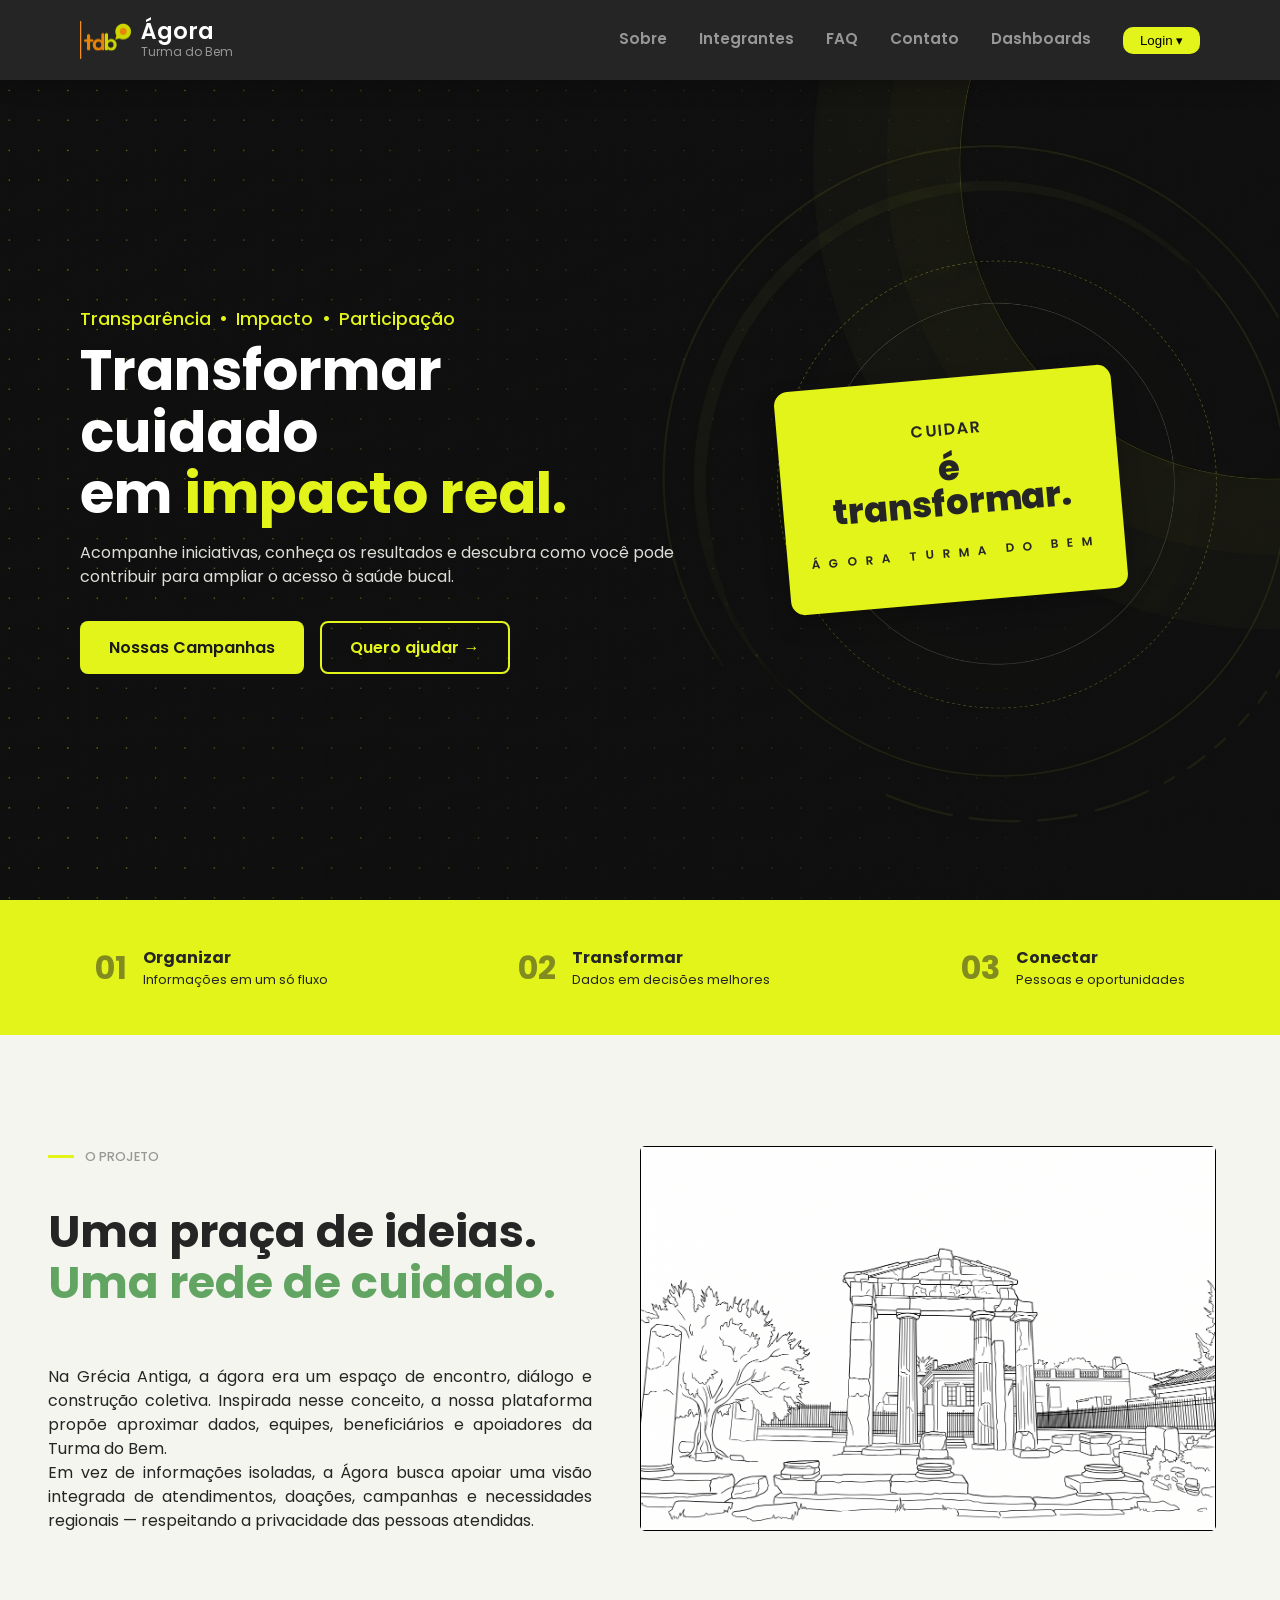
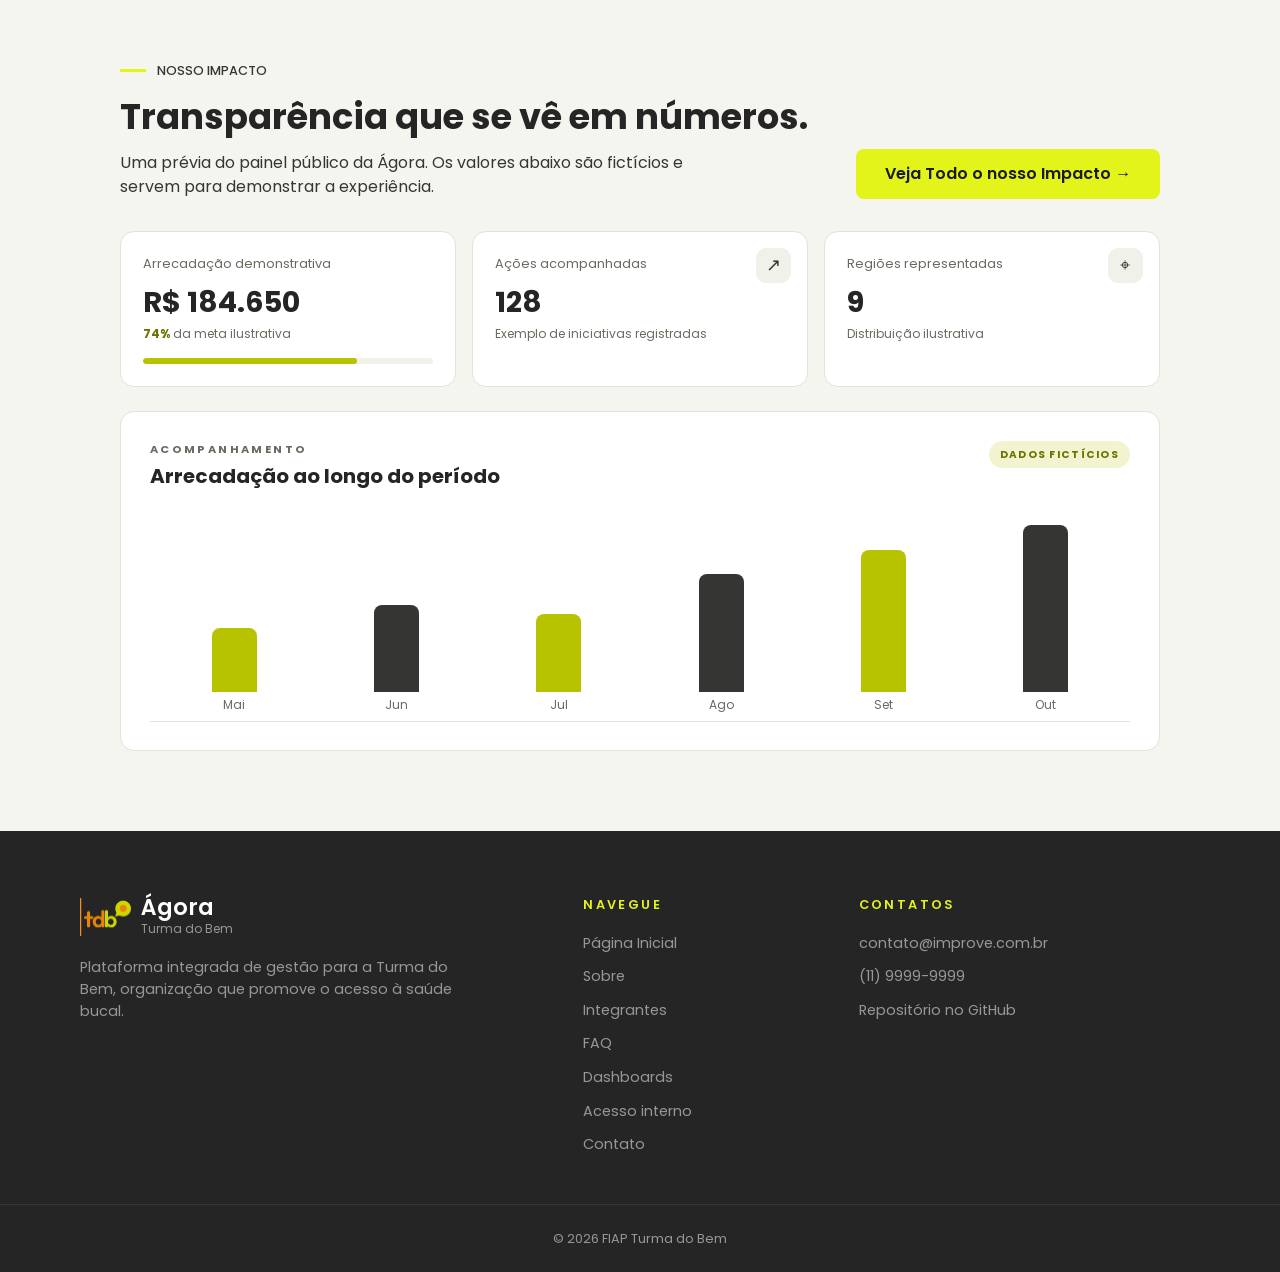
<file: index.html>
<!DOCTYPE html>
<html lang="pt-BR">
<head>
    <meta charset="UTF-8">
    <meta name="viewport" content="width=device-width, initial-scale=1.0">
    <link rel="preconnect" href="https://fonts.googleapis.com">
    <link rel="preconnect" href="https://fonts.gstatic.com" crossorigin>
    <link href="https://fonts.googleapis.com/css2?family=Poppins:wght@300;400;500;600;700&display=swap" rel="stylesheet">
    <link rel="stylesheet" href="css/style.css">
    <link rel="stylesheet" href="css/header-footer.css">
    <link rel="stylesheet" href="css/index.css">
    <link rel="stylesheet" href="css/dashboards.css">
    <script src="js/dashboards.js" defer></script>
    <title>Home</title>
    <script src="js/menu-login.js" defer></script>
</head>
<body>
    <header>
        <nav class="nav-container" aria-label="Navegação principal">
            <a href="index.html" id="container-logo">
                <img src="images/logo.png" alt="Logo Turma do Bem" class="imagem-tdb">
                <div>
                    <h3>Ágora</h3>
                    <p>Turma do Bem</p>
                </div>
            </a>

            <ul class="container-pages">
                <li><a href="pages/sobre.html">Sobre</a></li>
                <li><a href="pages/integrantes.html">Integrantes</a></li>
                <li><a href="pages/faq.html">FAQ</a></li>
                <li><a href="pages/contato.html">Contato</a></li>
                <li><a href="pages/dashboards.html">Dashboards</a></li>

                 <!-- Login Links -->

                <li class="login-menu">
                    <button type="button" class="btn-login" id="botao-login" aria-haspopup="true" aria-expanded="false" aria-controls="menu-login">Login <span aria-hidden="true">&#9662;</span></button>
                    <ul class="login-opcoes" id="menu-login" hidden>
                        <li><a href="pages/acesso-interno.html?perfil=beneficiario">Beneficiário</a></li>
                        <li><a href="pages/acesso-interno.html?perfil=colaborador">Colaborador</a></li>
                        <li><a href="pages/acesso-interno.html?perfil=doador">Doador</a></li>
                    </ul>
                </li>
            </ul>
        </nav>
    </header>

    <main>
        <section class="inicio-index">
            <div class="inicio-esquerda">
                <p class="tagline">Transparência • Impacto • Participação</p>
                <h1>Transformar cuidado <br>em <span>impacto real.</span></h1>
                <p class="descricao">Acompanhe iniciativas, conheça os resultados e descubra como você pode contribuir para ampliar o acesso à saúde bucal. </p>

                <div class="bnts">
                    <a href="pages/sobre.html" class="btn btn-primary">Nossas Campanhas</a>
                    <a href="pages/contato.html" class="btn btn-secondary">Quero ajudar &rarr;</a>
                </div>
            </div>

            <div class="inicio-direita">
                <span class="card-subtitle">CUIDAR</span>
                <p class="card-title">é <br> transformar.</p>
                <span class="card-footer">ÁGORA TURMA DO BEM</span>
            </div>
        </section>

        <section class="secao-objetivos">
            <div class="objetivo">
                <h2 class="objetivo-topico">01</h2>
                <div class="objetivo-descricao">
                    <h3>Organizar</h3>
                    <p>Informações em um só fluxo</p>
                </div>
            </div>

            <div class="objetivo">
                <h2 class="objetivo-topico">02</h2>
                <div class="objetivo-descricao">
                    <h3>Transformar</h3>
                    <p>Dados em decisões melhores</p>
                </div>
            </div>

            <div class="objetivo">
                <h2 class="objetivo-topico">03</h2>
                <div class="objetivo-descricao">
                    <h3>Conectar</h3>
                    <p>Pessoas e oportunidades</p>
                </div>
            </div>
        </section>

        <section class="secao-praca">
            
            <div class="texto-praca">
                <!-- Este span é o traço que fica atrás do h4 -->
                <h4> <span class="traco"></span> O PROJETO</h4>
                <h1>Uma praça de ideias.</h1>
                <h1><span>Uma rede de cuidado.</span></h1>
                <p>Na Grécia Antiga, a ágora era um espaço de encontro, diálogo e construção coletiva. Inspirada nesse conceito, a nossa plataforma propõe aproximar dados, equipes, beneficiários e apoiadores da Turma do Bem. <br>
                Em vez de informações isoladas, a Ágora busca apoiar uma visão integrada de atendimentos, doações, campanhas e necessidades regionais — respeitando a privacidade das pessoas atendidas.</p>
            </div>
            
            <div class="imagem-praca">
                <img src="images/PracaAgora.jpg" alt="Praça Ágora">
            </div>

        </section>

        <section class="impacto-home">
            <section class="impacto-topo">
                <article>
                    <p class="secao-rotulo"><span class="traco"></span> NOSSO IMPACTO</p>
                    <h2>Transparência que se vê em números.</h2>
                    <p>Uma prévia do painel público da Ágora. Os valores abaixo são fictícios e servem para demonstrar a experiência.</p>
                </article>
                <a href="pages/dashboards.html" class="btn btn-primary">Veja Todo o nosso Impacto &rarr;</a>
            </section>

            <ul class="lista-indicadores" aria-label="Prévia dos indicadores públicos demonstrativos">
                <li class="indicador">
                    <p class="indicador-rotulo">Arrecadação demonstrativa</p>
                    <strong class="indicador-valor">R$ 184.650</strong>
                    <p class="indicador-rodape"><b>74%</b> da meta ilustrativa</p>
                    <progress value="74" max="100" aria-label="Progresso da meta de arrecadação">74%</progress>
                </li>
                <li class="indicador" data-icone="↗">
                    <p class="indicador-rotulo">Ações acompanhadas</p>
                    <strong class="indicador-valor">128</strong>
                    <p class="indicador-rodape">Exemplo de iniciativas registradas</p>
                </li>
                <li class="indicador" data-icone="⌖">
                    <p class="indicador-rotulo">Regiões representadas</p>
                    <strong class="indicador-valor">9</strong>
                    <p class="indicador-rodape">Distribuição ilustrativa</p>
                </li>
            </ul>

            <article class="painel">
                <div class="painel-topo">
                    <hgroup>
                        <p class="painel-rotulo">Acompanhamento</p>
                        <h2>Arrecadação ao longo do período</h2>
                    </hgroup>
                    <span class="tag-demo">DADOS FICTÍCIOS</span>
                </div>

                <figure class="grafico" role="img" aria-label="Gráfico ilustrativo de arrecadação mensal de maio a outubro, com tendência de crescimento.">
                    <ol class="grafico-barras">
                        <li><span class="barra" style="height: 35%"></span><small>Mai</small></li>
                        <li><span class="barra" style="height: 48%"></span><small>Jun</small></li>
                        <li><span class="barra" style="height: 43%"></span><small>Jul</small></li>
                        <li><span class="barra" style="height: 65%"></span><small>Ago</small></li>
                        <li><span class="barra" style="height: 78%"></span><small>Set</small></li>
                        <li><span class="barra" style="height: 92%"></span><small>Out</small></li>
                    </ol>
                </figure>
            </article>
        </section>

    </main>

    <footer>
        <div class="footer-container">
            <div class="footer-marca">
                <a href="index.html" class="footer-logo">
                    <img src="images/logo.png" alt="Logo Turma do Bem" class="imagem-tdb">
                    <div>
                        <h3>Ágora</h3>
                        <p>Turma do Bem</p>
                    </div>
                </a>
                <p class="footer-descricao">Plataforma integrada de gestão para a Turma do Bem, organização que promove o acesso à saúde bucal.</p>
            </div>

            <nav class="footer-pages" aria-label="Navegação do rodapé">
                <h4>Navegue</h4>
                <ul>
                    <li><a href="index.html">Página Inicial</a></li>
                    <li><a href="pages/sobre.html">Sobre</a></li>
                    <li><a href="pages/integrantes.html">Integrantes</a></li>
                    <li><a href="pages/faq.html">FAQ</a></li>
                    <li><a href="pages/dashboards.html">Dashboards</a></li>
                    <li><a href="pages/acesso-interno.html">Acesso interno</a></li>
                    <li><a href="pages/contato.html">Contato</a></li>
                </ul>
            </nav>

            <address class="footer-contato">
                <h4>Contatos</h4>
                <ul>
                    <li><a href="mailto:contato@improve.com.br">contato@improve.com.br</a></li>
                    <li><a href="tel:+551199999999">(11) 9999-9999</a></li>
                    <li><a href="https://github.com/JoaoArriero99/Sprint-1-Front-End-2026" target="_blank" rel="noopener noreferrer">Repositório no GitHub</a></li>
                </ul>
            </address>
        </div>

        <div class="footer-base">
            <p>&copy; 2026 FIAP Turma do Bem</p>
        </div>
    </footer>
</body>
</html>
</file>
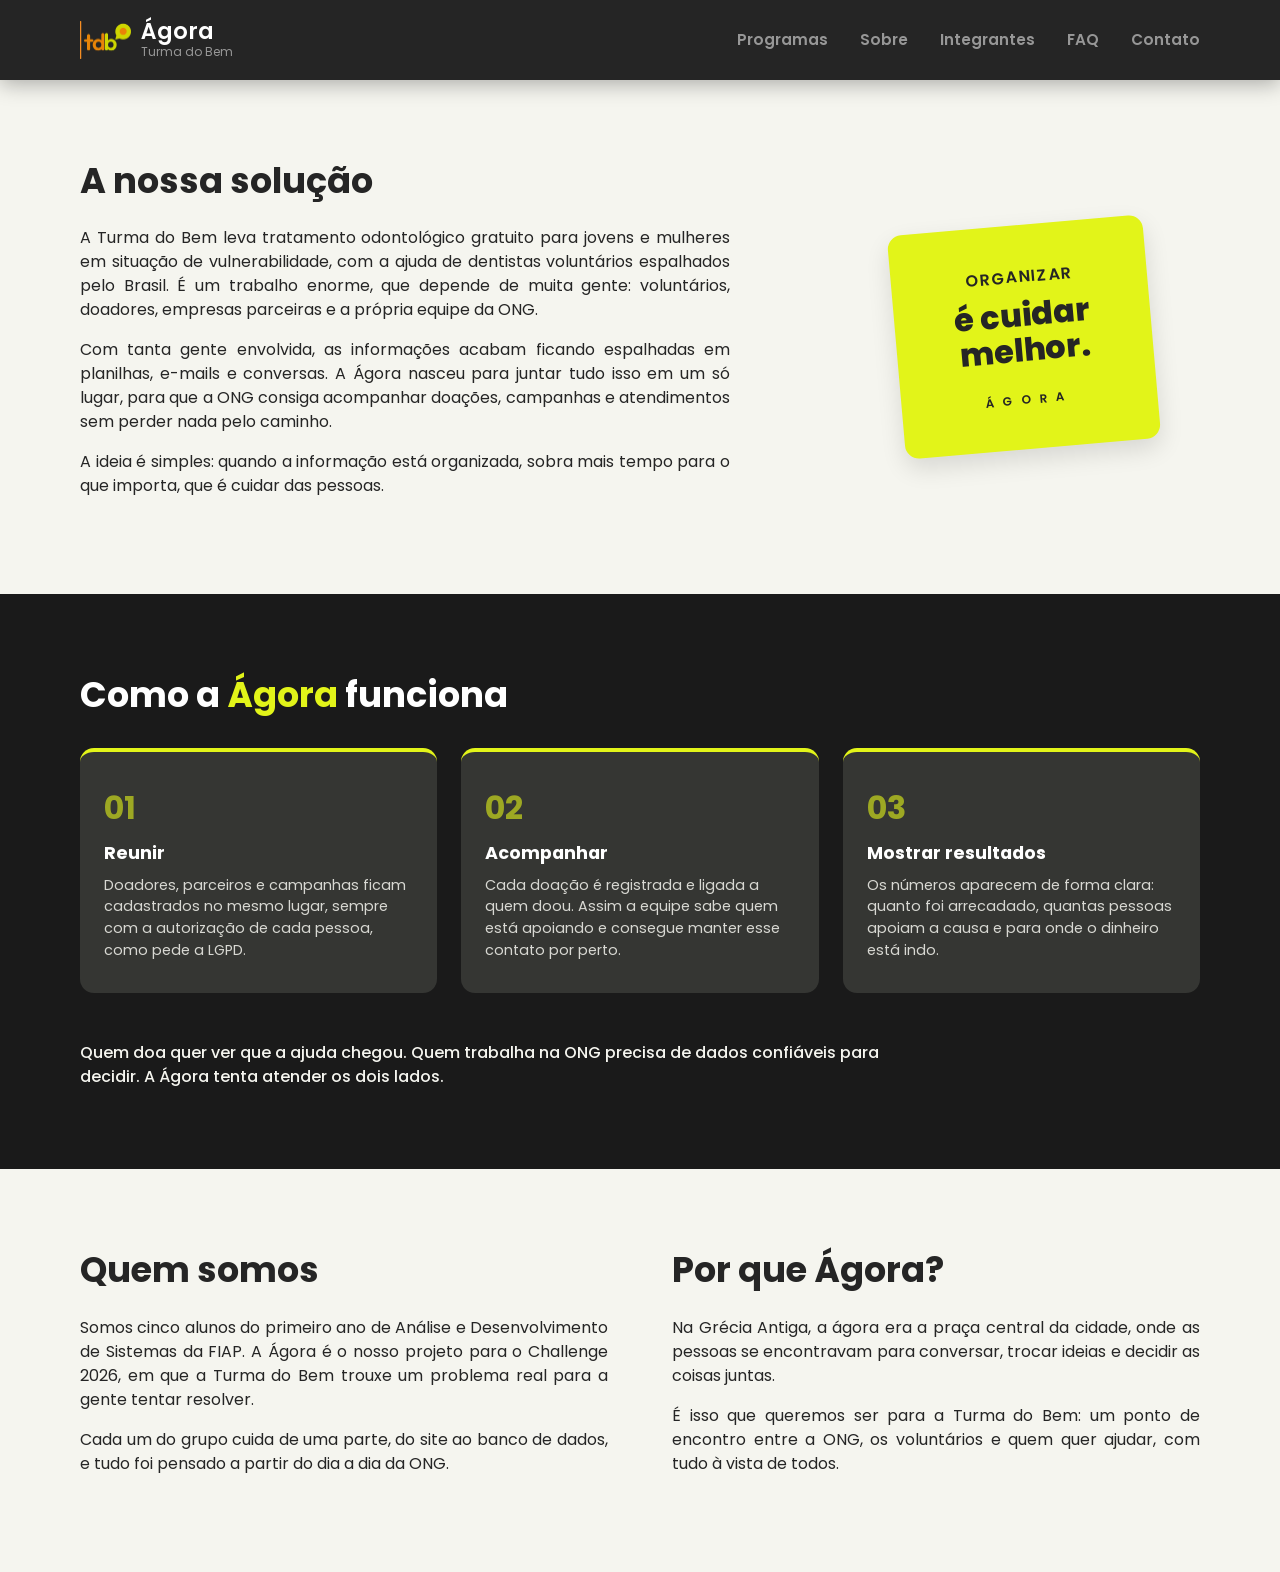
<file: sobre.html>
<!DOCTYPE html>
<html lang="pt-BR">
<head>
    <meta charset="UTF-8">
    <meta name="viewport" content="width=device-width, initial-scale=1.0">
    <link rel="preconnect" href="https://fonts.googleapis.com">
    <link rel="preconnect" href="https://fonts.gstatic.com" crossorigin>
    <link href="https://fonts.googleapis.com/css2?family=Poppins:wght@300;400;500;600;700;800&display=swap" rel="stylesheet">
    <link rel="stylesheet" href="css/style.css">
    <link rel="stylesheet" href="css/header-footer.css">
    <link rel="stylesheet" href="css/sobre.css">
    <title>Sobre</title>
</head>
<body>
    <header>
        <nav class="nav-container">
            <a href="index.html" id="container-logo">
                <img src="images/logo.png" alt="Logo Turma do Bem" class="imagem-tdb">
                <div>
                    <h3>Ágora</h3>
                    <p>Turma do Bem</p>
                </div>
            </a>

            <ul class="container-pages">
                <li><a href="">Programas</a></li>
                <li><a href="sobre.html">Sobre</a></li>
                <li><a href="integrantes.html">Integrantes</a></li>
                <li><a href="">FAQ</a></li>
                <li><a href="">Contato</a></li>
            </ul>
        </nav>
    </header>

    <main>
        <!-- O que é a Ágora -->
        <section class="sobre-solucao">
            <div class="sobre-texto">
                <h2>A nossa solução</h2>
                <p>A Turma do Bem leva tratamento odontológico gratuito para jovens e mulheres em situação de vulnerabilidade, com a ajuda de dentistas voluntários espalhados pelo Brasil. É um trabalho enorme, que depende de muita gente: voluntários, doadores, empresas parceiras e a própria equipe da ONG.</p>
                <p>Com tanta gente envolvida, as informações acabam ficando espalhadas em planilhas, e-mails e conversas. A Ágora nasceu para juntar tudo isso em um só lugar, para que a ONG consiga acompanhar doações, campanhas e atendimentos sem perder nada pelo caminho.</p>
                <p>A ideia é simples: quando a informação está organizada, sobra mais tempo para o que importa, que é cuidar das pessoas.</p>
            </div>

            <div class="sobre-destaque">
                <span class="card-subtitle">ORGANIZAR</span>
                <p class="card-title">é cuidar <br> melhor.</p>
                <span class="card-footer">ÁGORA</span>
            </div>
        </section>

        <!-- Passo a passo da plataforma -->
        <section class="sobre-funcionamento">
            <h2>Como a <span>Ágora</span> funciona</h2>

            <ol class="lista-passos">
                <li class="passo">
                    <span class="passo-topico">01</span>
                    <div class="passo-descricao">
                        <h3>Reunir</h3>
                        <p>Doadores, parceiros e campanhas ficam cadastrados no mesmo lugar, sempre com a autorização de cada pessoa, como pede a LGPD.</p>
                    </div>
                </li>

                <li class="passo">
                    <span class="passo-topico">02</span>
                    <div class="passo-descricao">
                        <h3>Acompanhar</h3>
                        <p>Cada doação é registrada e ligada a quem doou. Assim a equipe sabe quem está apoiando e consegue manter esse contato por perto.</p>
                    </div>
                </li>

                <li class="passo">
                    <span class="passo-topico">03</span>
                    <div class="passo-descricao">
                        <h3>Mostrar resultados</h3>
                        <p>Os números aparecem de forma clara: quanto foi arrecadado, quantas pessoas apoiam a causa e para onde o dinheiro está indo.</p>
                    </div>
                </li>
            </ol>

            <p class="sobre-fechamento">Quem doa quer ver que a ajuda chegou. Quem trabalha na ONG precisa de dados confiáveis para decidir. A Ágora tenta atender os dois lados.</p>
        </section>

        <!-- Quem fez e por que esse nome -->
        <section class="sobre-contexto">
            <div>
                <h2>Quem somos</h2>
                <p>Somos cinco alunos do primeiro ano de Análise e Desenvolvimento de Sistemas da FIAP. A Ágora é o nosso projeto para o Challenge 2026, em que a Turma do Bem trouxe um problema real para a gente tentar resolver.</p>
                <p>Cada um do grupo cuida de uma parte, do site ao banco de dados, e tudo foi pensado a partir do dia a dia da ONG.</p>
            </div>

            <div>
                <h2>Por que Ágora?</h2>
                <p>Na Grécia Antiga, a ágora era a praça central da cidade, onde as pessoas se encontravam para conversar, trocar ideias e decidir as coisas juntas.</p>
                <p>É isso que queremos ser para a Turma do Bem: um ponto de encontro entre a ONG, os voluntários e quem quer ajudar, com tudo à vista de todos.</p>
            </div>
        </section>
    </main>

    <footer>

    </footer>
</body>
</html>
</file>
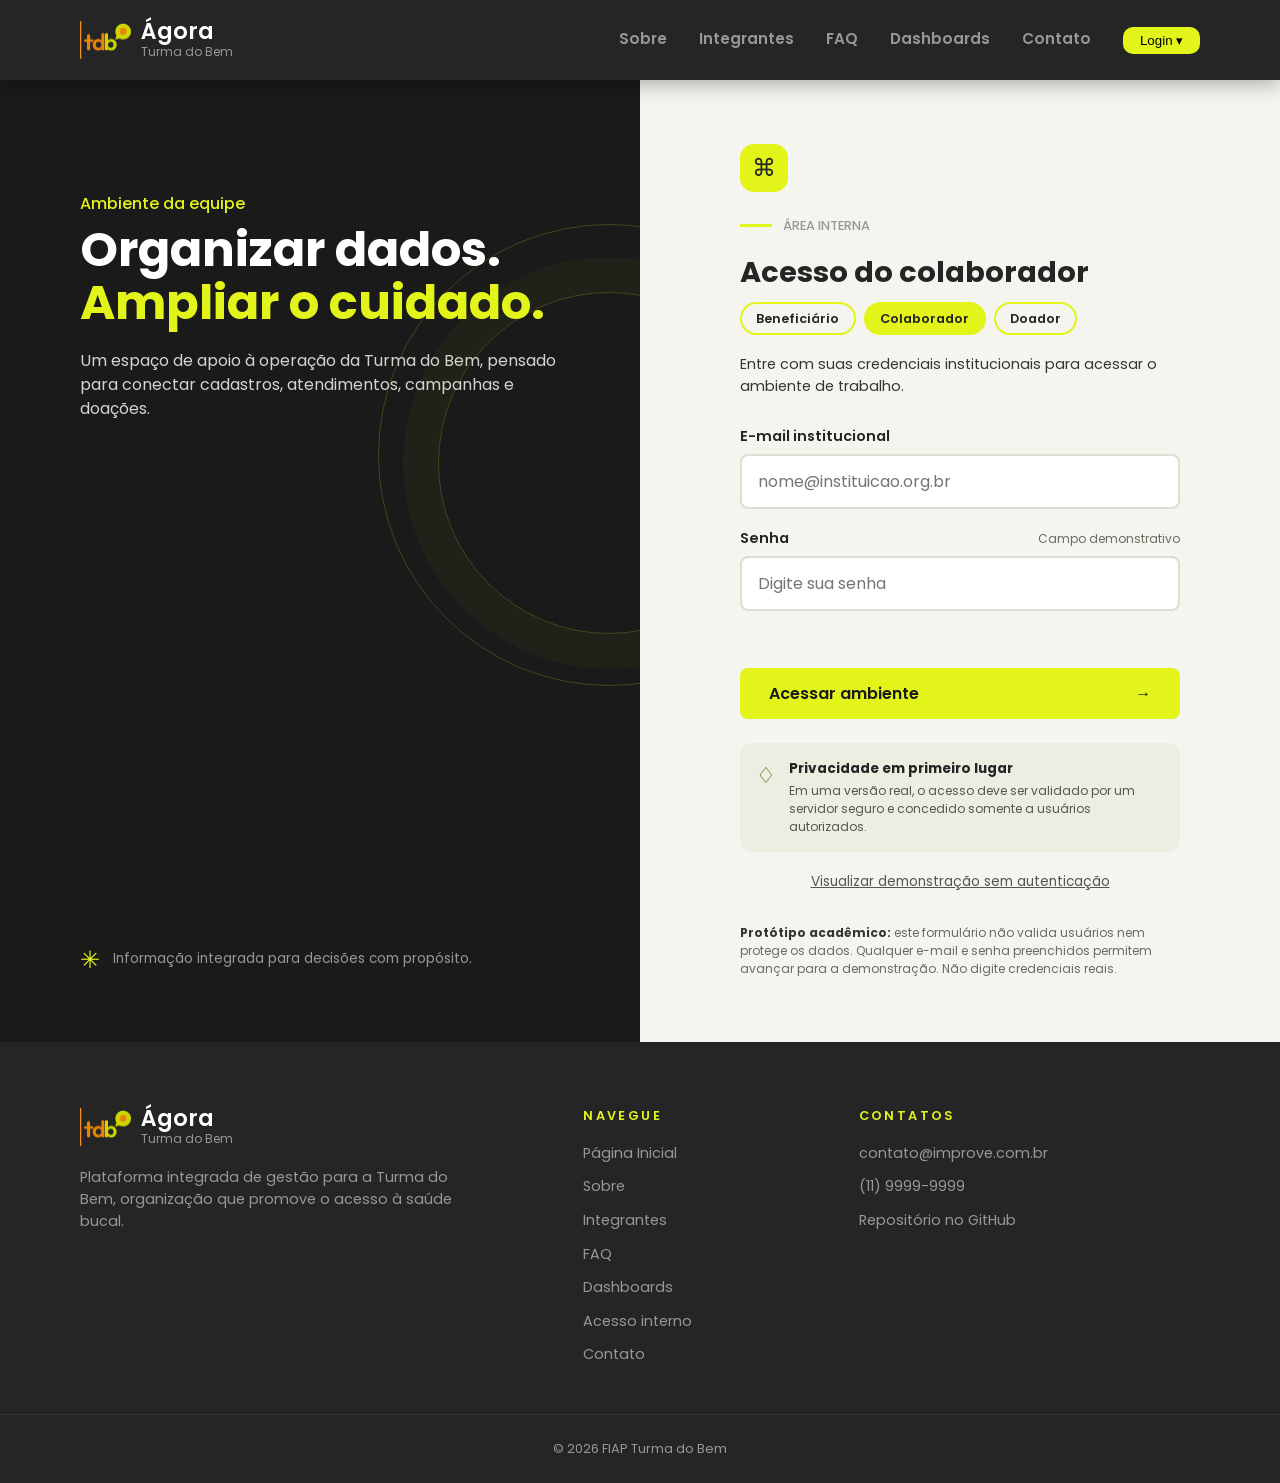
<file: pages/acesso-interno.html>
<!DOCTYPE html>
<html lang="pt-BR">
<head>
    <meta charset="UTF-8">
    <meta name="viewport" content="width=device-width, initial-scale=1.0">
    <meta name="description" content="Modelo demonstrativo de acesso à área interna da Ágora.">
    <link rel="preconnect" href="https://fonts.googleapis.com">
    <link rel="preconnect" href="https://fonts.gstatic.com" crossorigin>
    <link href="https://fonts.googleapis.com/css2?family=Poppins:wght@300;400;500;600;700&display=swap" rel="stylesheet">
    <link rel="stylesheet" href="../css/style.css">
    <link rel="stylesheet" href="../css/header-footer.css">
    <link rel="stylesheet" href="../css/acesso-interno.css">
    <script src="../js/acesso-interno.js" defer></script>
    <title>Acesso interno | Ágora</title>
    <script src="../js/menu-login.js" defer></script>
</head>
<body>
    <header>
        <nav class="nav-container" aria-label="Navegação principal">
            <a href="../index.html" id="container-logo">
                <img src="../images/logo.png" alt="Logo Turma do Bem" class="imagem-tdb">
                <div>
                    <h3>Ágora</h3>
                    <p>Turma do Bem</p>
                </div>
            </a>

            <ul class="container-pages">
                <li><a href="sobre.html">Sobre</a></li>
                <li><a href="integrantes.html">Integrantes</a></li>
                <li><a href="faq.html">FAQ</a></li>
                <li><a href="dashboards.html">Dashboards</a></li>
                <li><a href="contato.html">Contato</a></li>
                <li class="login-menu">
                    <button type="button" class="btn-login" id="botao-login" aria-haspopup="true" aria-expanded="false" aria-controls="menu-login">Login <span aria-hidden="true">&#9662;</span></button>
                    <ul class="login-opcoes" id="menu-login" hidden>
                        <li><a href="acesso-interno.html?perfil=beneficiario">Beneficiário</a></li>
                        <li><a href="acesso-interno.html?perfil=colaborador">Colaborador</a></li>
                        <li><a href="acesso-interno.html?perfil=doador">Doador</a></li>
                    </ul>
                </li>
            </ul>
        </nav>
    </header>

    <main class="acesso-layout">
        <section class="acesso-marca">
            <article class="acesso-mensagem">
                <p class="tagline">Ambiente da equipe</p>
                <h1>Organizar dados. <span>Ampliar o cuidado.</span></h1>
                <p>Um espaço de apoio à operação da Turma do Bem, pensado para conectar cadastros, atendimentos, campanhas e doações.</p>
            </article>

            <p class="acesso-nota">Informação integrada para decisões com propósito.</p>
        </section>

        <section class="acesso-formulario">
            <article class="cartao-login">
                <p class="secao-rotulo"><span class="traco"></span> ÁREA INTERNA</p>
                <h2 id="titulo-acesso">Acesso do colaborador</h2>

                <nav class="perfis" aria-label="Escolha o tipo de acesso">
                    <a href="acesso-interno.html?perfil=beneficiario" data-perfil="beneficiario">Beneficiário</a>
                    <a href="acesso-interno.html?perfil=colaborador" data-perfil="colaborador">Colaborador</a>
                    <a href="acesso-interno.html?perfil=doador" data-perfil="doador">Doador</a>
                </nav>

                <p class="intro" id="intro-acesso">Entre com suas credenciais institucionais para acessar o ambiente de trabalho.</p>

                <form id="form-login" action="#" method="post" novalidate>
                    <p class="campo">
                        <label for="email" id="rotulo-email">E-mail institucional</label>
                        <input type="email" id="email" name="email" placeholder="nome@instituicao.org.br" autocomplete="username" required>
                    </p>

                    <p class="campo">
                        <label for="senha">Senha <small>Campo demonstrativo</small></label>
                        <input type="password" id="senha" name="senha" placeholder="Digite sua senha" minlength="4" autocomplete="current-password" required>
                    </p>

                    <p id="feedback-login" class="feedback-login" role="status" aria-live="polite"></p>

                    <button type="submit" class="btn btn-primary">Acessar ambiente <span aria-hidden="true">&rarr;</span></button>
                </form>

                <aside class="seguranca">
                    <p>
                        <strong>Privacidade em primeiro lugar</strong>
                        <small>Em uma versão real, o acesso deve ser validado por um servidor seguro e concedido somente a usuários autorizados.</small>
                    </p>
                </aside>

                <button type="button" id="botao-demo" class="botao-demo">Visualizar demonstração sem autenticação</button>
            </article>

            <p class="aviso-prototipo"><strong>Protótipo acadêmico:</strong> este formulário não valida usuários nem protege os dados. Qualquer e-mail e senha preenchidos permitem avançar para a demonstração. Não digite credenciais reais.</p>
        </section>
    </main>

    <footer>
        <div class="footer-container">
            <div class="footer-marca">
                <a href="../index.html" class="footer-logo">
                    <img src="../images/logo.png" alt="Logo Turma do Bem" class="imagem-tdb">
                    <div>
                        <h3>Ágora</h3>
                        <p>Turma do Bem</p>
                    </div>
                </a>
                <p class="footer-descricao">Plataforma integrada de gestão para a Turma do Bem, organização que promove o acesso à saúde bucal.</p>
            </div>

            <nav class="footer-pages" aria-label="Navegação do rodapé">
                <h4>Navegue</h4>
                <ul>
                    <li><a href="../index.html">Página Inicial</a></li>
                    <li><a href="sobre.html">Sobre</a></li>
                    <li><a href="integrantes.html">Integrantes</a></li>
                    <li><a href="faq.html">FAQ</a></li>
                    <li><a href="dashboards.html">Dashboards</a></li>
                    <li><a href="acesso-interno.html">Acesso interno</a></li>
                    <li><a href="contato.html">Contato</a></li>
                </ul>
            </nav>

            <address class="footer-contato">
                <h4>Contatos</h4>
                <ul>
                    <li><a href="mailto:contato@improve.com.br">contato@improve.com.br</a></li>
                    <li><a href="tel:+551199999999">(11) 9999-9999</a></li>
                    <li><a href="https://github.com/JoaoArriero99/Sprint-1-Front-End-2026" target="_blank" rel="noopener noreferrer">Repositório no GitHub</a></li>
                </ul>
            </address>
        </div>

        <div class="footer-base">
            <p>&copy; 2026 FIAP Turma do Bem</p>
        </div>
    </footer>
</body>
</html>
</file>
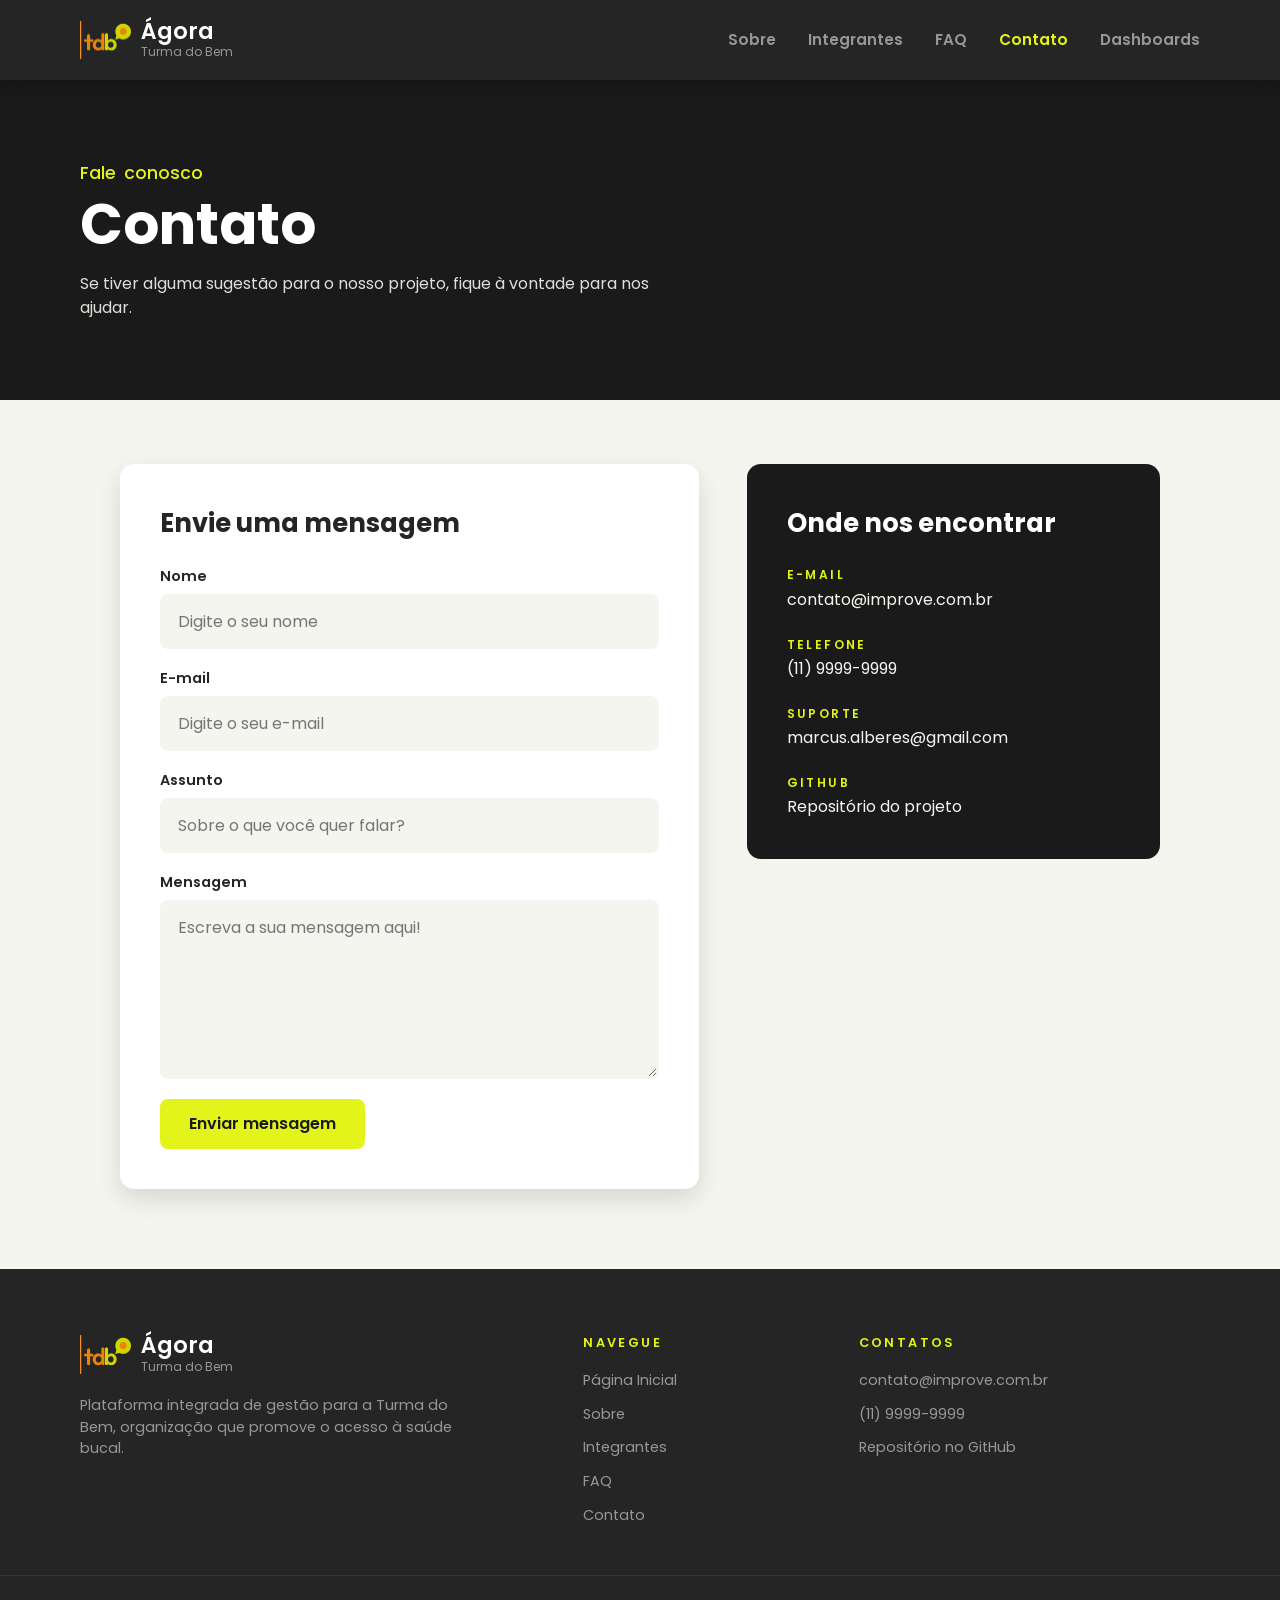
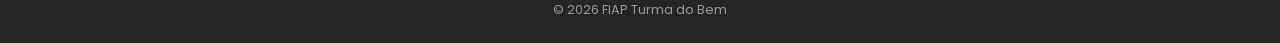
<file: pages/contato.html>
<!DOCTYPE html>
<html lang="pt-BR">
<head>
    <meta charset="UTF-8">
    <meta name="viewport" content="width=device-width, initial-scale=1.0">
    <link rel="preconnect" href="https://fonts.googleapis.com">
    <link rel="preconnect" href="https://fonts.gstatic.com" crossorigin>
    <link href="https://fonts.googleapis.com/css2?family=Poppins:wght@300;400;500;600;700&display=swap" rel="stylesheet">
    <link rel="stylesheet" href="../css/style.css">
    <link rel="stylesheet" href="../css/header-footer.css">
    <link rel="stylesheet" href="../css/contato.css">
    <title>Contato | Ágora</title>
</head>
<body>
    <header>
        <nav class="nav-container" aria-label="Navegação principal">
            <a href="../index.html" id="container-logo">
                <img src="../images/logo.png" alt="Logo Turma do Bem" class="imagem-tdb">
                <div>
                    <h3>Ágora</h3>
                    <p>Turma do Bem</p>
                </div>
            </a>

            <ul class="container-pages">
                <li><a href="sobre.html">Sobre</a></li>
                <li><a href="integrantes.html">Integrantes</a></li>
                <li><a href="./faq.html">FAQ</a></li>
                <li><a href="./contato.html" aria-current="page">Contato</a></li>
                <li><a href="./dashboards.html">Dashboards</a></li>
            </ul>
        </nav>
    </header>

    <main>
        <section class="page-intro">
            <p class="tagline">Fale conosco</p>
            <h1>Contato</h1>
            <p class="page-descricao">Se tiver alguma sugestão para o nosso projeto, fique à vontade para nos ajudar.</p>
        </section>

        <section class="secao-contato">
            <div class="contato-formulario">
                <h2>Envie uma mensagem</h2>
                <form action="#" method="post">
                    <div class="campo">
                        <label for="nome">Nome</label>
                        <input type="text" id="nome" name="nome" placeholder="Digite o seu nome" autocomplete="name" required>
                    </div>

                    <div class="campo">
                        <label for="email">E-mail</label>
                        <input type="email" id="email" name="email" placeholder="Digite o seu e-mail" autocomplete="email" required>
                    </div>

                    <div class="campo">
                        <label for="assunto">Assunto</label>
                        <input type="text" id="assunto" name="assunto" placeholder="Sobre o que você quer falar?">
                    </div>

                    <div class="campo">
                        <label for="mensagem">Mensagem</label>
                        <textarea id="mensagem" name="mensagem" rows="6" placeholder="Escreva a sua mensagem aqui!" required></textarea>
                    </div>

                    <button type="submit" class="btn btn-primary">Enviar mensagem</button>
                </form>
            </div>

            <aside class="contato-canais">
                <h2>Onde nos encontrar</h2>
                <address>
                    <ul>
                        <li>
                            <span class="canal-titulo">E-mail</span>
                            <a href="mailto:contato@improve.com.br">contato@improve.com.br</a>
                        </li>
                        <li>
                            <span class="canal-titulo">Telefone</span>
                            <a href="tel:+551199999999">(11) 9999-9999</a>
                        </li>
                        <li>
                            <span class="canal-titulo">Suporte</span>
                            <a href="mailto:marcus.alberes@gmail.com">marcus.alberes@gmail.com</a>
                        </li>
                        <li>
                            <span class="canal-titulo">Github</span>
                            <a href="https://github.com/JoaoArriero99/Sprint-1-Front-End-2026" target="_blank" rel="noopener noreferrer">Repositório do projeto</a>
                        </li>
                    </ul>
                </address>
            </aside>
        </section>
    </main>

    <footer>
        <div class="footer-container">
            <div class="footer-marca">
                <a href="../index.html" class="footer-logo">
                    <img src="../images/logo.png" alt="Logo Turma do Bem" class="imagem-tdb">
                    <div>
                        <h3>Ágora</h3>
                        <p>Turma do Bem</p>
                    </div>
                </a>
                <p class="footer-descricao">Plataforma integrada de gestão para a Turma do Bem, organização que promove o acesso à saúde bucal.</p>
            </div>

            <nav class="footer-pages" aria-label="Navegação do rodapé">
                <h4>Navegue</h4>
                <ul>
                    <li><a href="../index.html">Página Inicial</a></li>
                    <li><a href="sobre.html">Sobre</a></li>
                    <li><a href="integrantes.html">Integrantes</a></li>
                    <li><a href="faq.html">FAQ</a></li>
                    <li><a href="contato.html">Contato</a></li>
                </ul>
            </nav>

            <address class="footer-contato">
                <h4>Contatos</h4>
                <ul>
                    <li><a href="mailto:contato@improve.com.br">contato@improve.com.br</a></li>
                    <li><a href="tel:+551199999999">(11) 9999-9999</a></li>
                    <li><a href="https://github.com/JoaoArriero99/Sprint-1-Front-End-2026" target="_blank" rel="noopener noreferrer">Repositório no GitHub</a></li>
                </ul>
            </address>
        </div>

        <div class="footer-base">
            <p>&copy; 2026 FIAP Turma do Bem</p>
        </div>
    </footer>
</body>
</html>
</file>
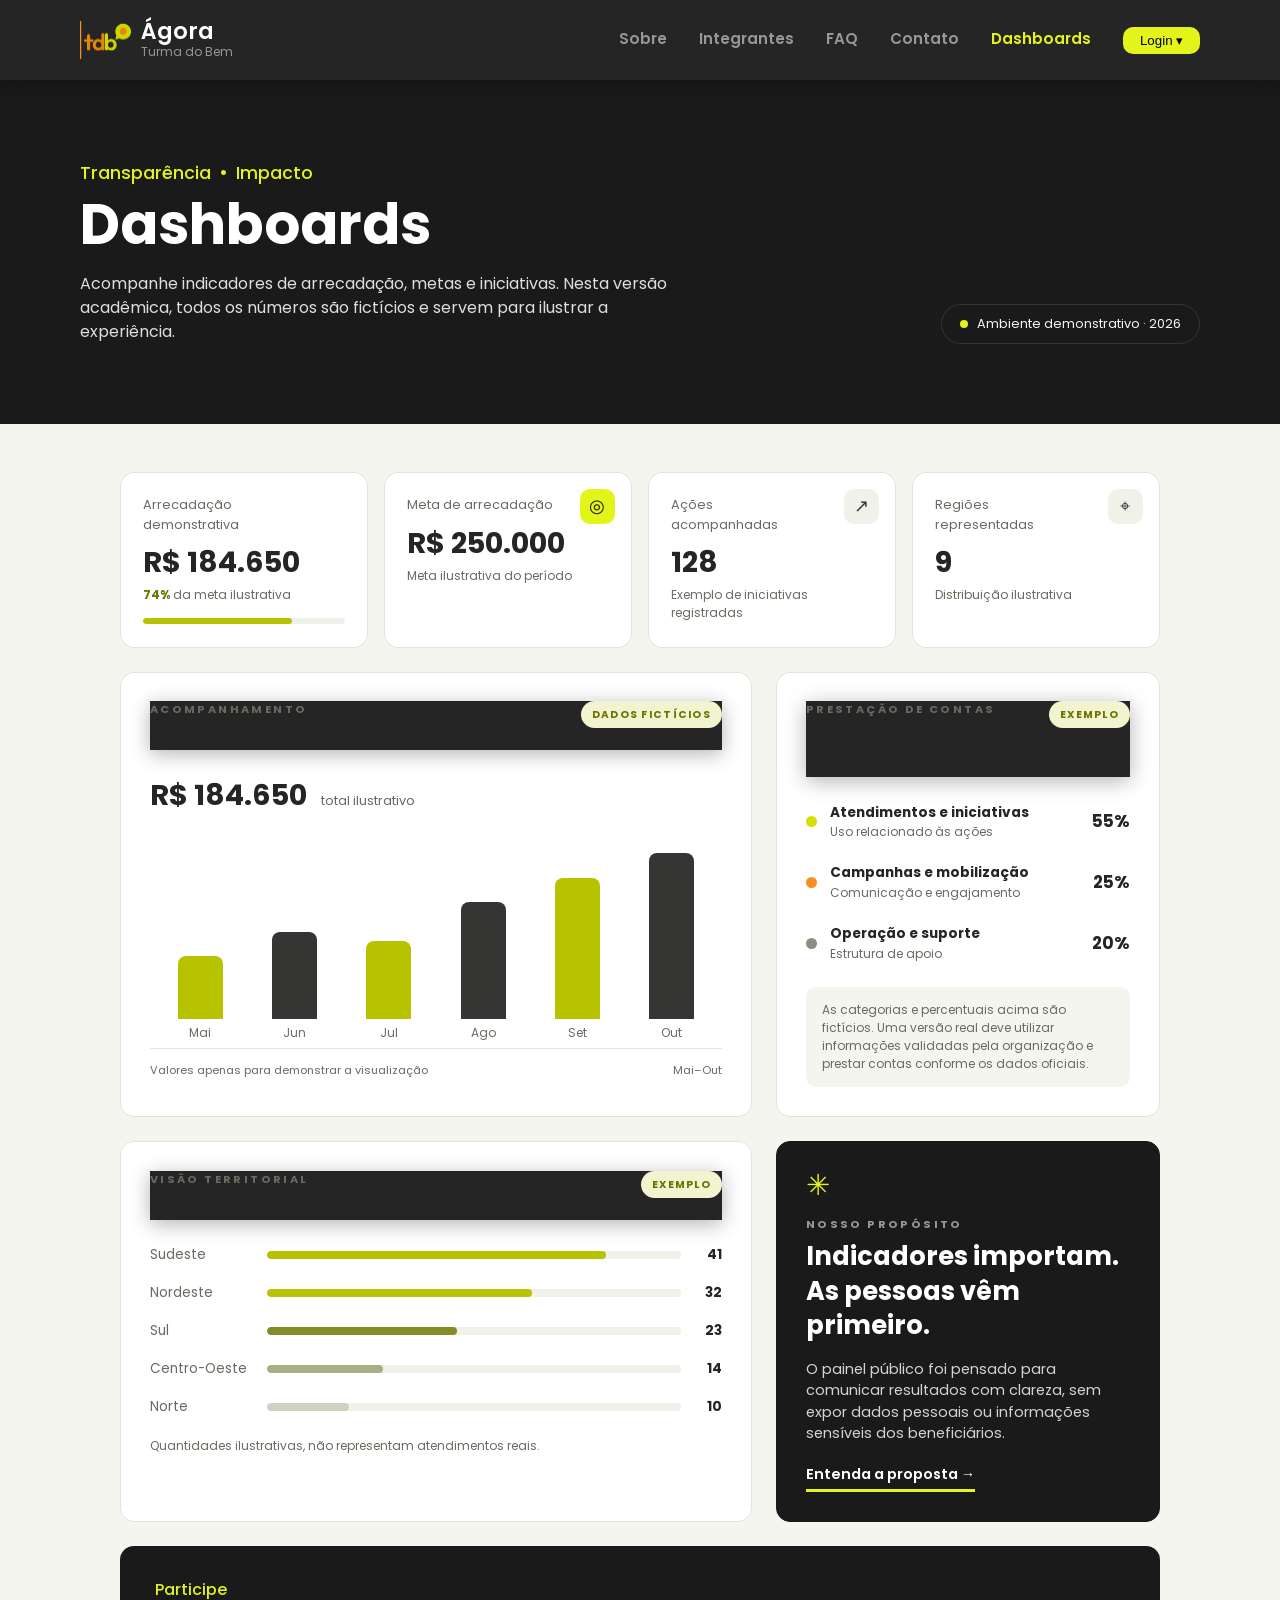
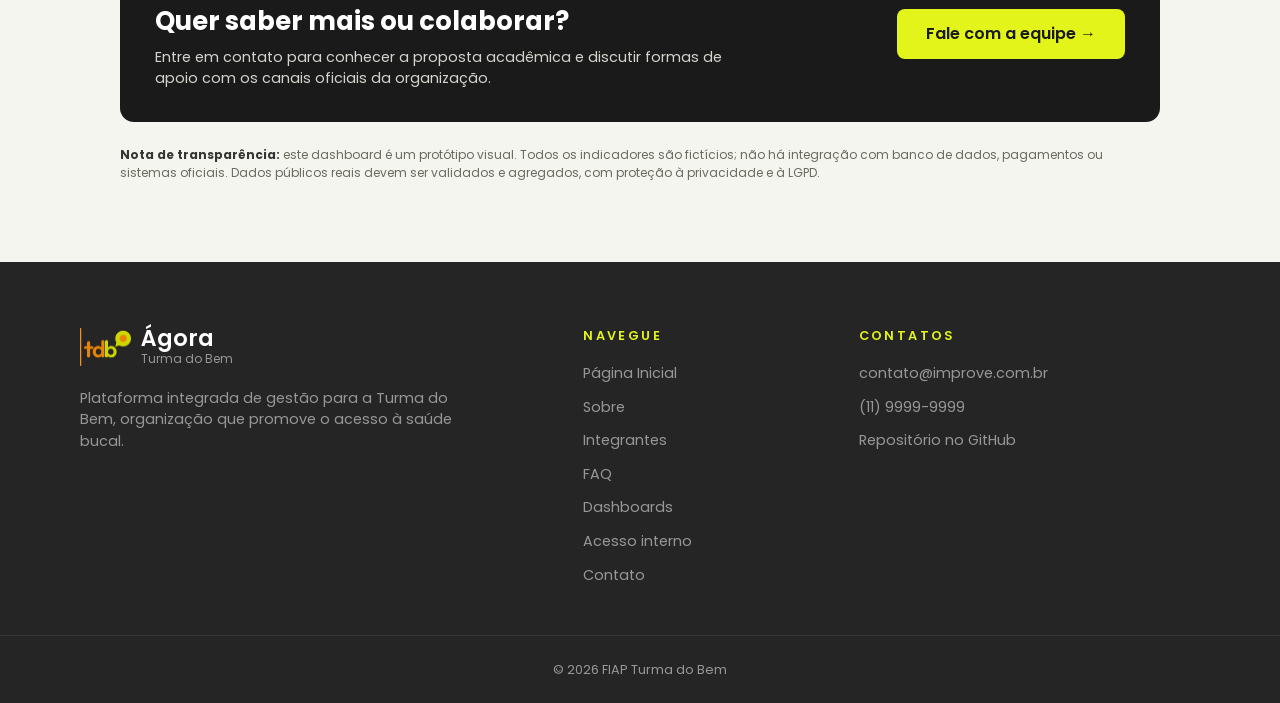
<file: pages/dashboards.html>
<!DOCTYPE html>
<html lang="pt-BR">
<head>
    <meta charset="UTF-8">
    <meta name="viewport" content="width=device-width, initial-scale=1.0">
    <meta name="description" content="Painel público demonstrativo da Ágora: metas, transparência e impacto social da Turma do Bem.">
    <link rel="preconnect" href="https://fonts.googleapis.com">
    <link rel="preconnect" href="https://fonts.gstatic.com" crossorigin>
    <link href="https://fonts.googleapis.com/css2?family=Poppins:wght@300;400;500;600;700&display=swap" rel="stylesheet">
    <link rel="stylesheet" href="../css/style.css">
    <link rel="stylesheet" href="../css/header-footer.css">
    <link rel="stylesheet" href="../css/dashboards.css">
    <script src="../js/dashboards.js" defer></script>
    <title>Dashboards | Ágora</title>
    <script src="../js/menu-login.js" defer></script>
</head>
<body>
    <header>
        <nav class="nav-container" aria-label="Navegação principal">
            <a href="../index.html" id="container-logo">
                <img src="../images/logo.png" alt="Logo Turma do Bem" class="imagem-tdb">
                <div>
                    <h3>Ágora</h3>
                    <p>Turma do Bem</p>
                </div>
            </a>

            <ul class="container-pages">
                <li><a href="sobre.html">Sobre</a></li>
                <li><a href="integrantes.html">Integrantes</a></li>
                <li><a href="faq.html">FAQ</a></li>
                <li><a href="contato.html">Contato</a></li>
                <li><a href="dashboards.html" aria-current="page">Dashboards</a></li>
                <li class="login-menu">
                    <button type="button" class="btn-login" id="botao-login" aria-haspopup="true" aria-expanded="false" aria-controls="menu-login">Login <span aria-hidden="true">&#9662;</span></button>
                    <ul class="login-opcoes" id="menu-login" hidden>
                        <li><a href="acesso-interno.html?perfil=beneficiario">Beneficiário</a></li>
                        <li><a href="acesso-interno.html?perfil=colaborador">Colaborador</a></li>
                        <li><a href="acesso-interno.html?perfil=doador">Doador</a></li>
                    </ul>
                </li>
            </ul>
        </nav>
    </header>

    <main>
        <section class="page-intro dash-hero">
            <article>
                <p class="tagline">Transparência • Impacto</p>
                <h1>Dashboards</h1>
                <p class="page-descricao">Acompanhe indicadores de arrecadação, metas e iniciativas. Nesta versão acadêmica, todos os números são fictícios e servem para ilustrar a experiência.</p>
            </article>
            <p class="dash-selo">Ambiente demonstrativo · 2026</p>
        </section>

        <section class="dash-main">
            <ul class="lista-indicadores" aria-label="Indicadores públicos demonstrativos">
                <li class="indicador">
                    <p class="indicador-rotulo">Arrecadação demonstrativa</p>
                    <strong class="indicador-valor">R$ 184.650</strong>
                    <p class="indicador-rodape"><b>74%</b> da meta ilustrativa</p>
                    <progress value="74" max="100" aria-label="Progresso da meta de arrecadação">74%</progress>
                </li>
                <li class="indicador destaque" data-icone="◎">
                    <p class="indicador-rotulo">Meta de arrecadação</p>
                    <strong class="indicador-valor">R$ 250.000</strong>
                    <p class="indicador-rodape">Meta ilustrativa do período</p>
                </li>
                <li class="indicador" data-icone="↗">
                    <p class="indicador-rotulo">Ações acompanhadas</p>
                    <strong class="indicador-valor">128</strong>
                    <p class="indicador-rodape">Exemplo de iniciativas registradas</p>
                </li>
                <li class="indicador" data-icone="⌖">
                    <p class="indicador-rotulo">Regiões representadas</p>
                    <strong class="indicador-valor">9</strong>
                    <p class="indicador-rodape">Distribuição ilustrativa</p>
                </li>
            </ul>

            <section class="dash-grid">
                <article class="painel painel-largo">
                    <header class="painel-topo">
                        <hgroup>
                            <p class="painel-rotulo">Acompanhamento</p>
                            <h2>Arrecadação ao longo do período</h2>
                        </hgroup>
                        <span class="tag-demo">DADOS FICTÍCIOS</span>
                    </header>

                    <p class="grafico-total">R$ 184.650 <small>total ilustrativo</small></p>

                    <figure class="grafico" role="img" aria-label="Gráfico ilustrativo de arrecadação mensal de maio a outubro, com tendência de crescimento.">
                        <ol class="grafico-barras">
                            <li><span class="barra" style="height: 35%"></span><small>Mai</small></li>
                            <li><span class="barra" style="height: 48%"></span><small>Jun</small></li>
                            <li><span class="barra" style="height: 43%"></span><small>Jul</small></li>
                            <li><span class="barra" style="height: 65%"></span><small>Ago</small></li>
                            <li><span class="barra" style="height: 78%"></span><small>Set</small></li>
                            <li><span class="barra" style="height: 92%"></span><small>Out</small></li>
                        </ol>
                        <figcaption class="grafico-legenda">
                            <span>Valores apenas para demonstrar a visualização</span>
                            <span>Mai–Out</span>
                        </figcaption>
                    </figure>
                </article>

                <article class="painel">
                    <header class="painel-topo">
                        <hgroup>
                            <p class="painel-rotulo">Prestação de contas</p>
                            <h2>Destinação ilustrativa</h2>
                        </hgroup>
                        <span class="tag-demo">EXEMPLO</span>
                    </header>

                    <ul class="lista-destinacao">
                        <li>
                            <p><strong>Atendimentos e iniciativas</strong><small>Uso relacionado às ações</small></p>
                            <b>55%</b>
                        </li>
                        <li>
                            <p><strong>Campanhas e mobilização</strong><small>Comunicação e engajamento</small></p>
                            <b>25%</b>
                        </li>
                        <li>
                            <p><strong>Operação e suporte</strong><small>Estrutura de apoio</small></p>
                            <b>20%</b>
                        </li>
                    </ul>

                    <p class="aviso-painel">As categorias e percentuais acima são fictícios. Uma versão real deve utilizar informações validadas pela organização e prestar contas conforme os dados oficiais.</p>
                </article>

                <article class="painel painel-largo">
                    <header class="painel-topo">
                        <hgroup>
                            <p class="painel-rotulo">Visão territorial</p>
                            <h2>Iniciativas por região</h2>
                        </hgroup>
                        <span class="tag-demo">EXEMPLO</span>
                    </header>

                    <ul class="lista-regioes">
                        <li>
                            <span>Sudeste</span>
                            <progress value="41" max="50" aria-label="Sudeste">41</progress>
                            <b>41</b>
                        </li>
                        <li>
                            <span>Nordeste</span>
                            <progress value="32" max="50" aria-label="Nordeste">32</progress>
                            <b>32</b>
                        </li>
                        <li>
                            <span>Sul</span>
                            <progress value="23" max="50" aria-label="Sul">23</progress>
                            <b>23</b>
                        </li>
                        <li>
                            <span>Centro-Oeste</span>
                            <progress value="14" max="50" aria-label="Centro-Oeste">14</progress>
                            <b>14</b>
                        </li>
                        <li>
                            <span>Norte</span>
                            <progress value="10" max="50" aria-label="Norte">10</progress>
                            <b>10</b>
                        </li>
                    </ul>

                    <p class="nota-painel">Quantidades ilustrativas, não representam atendimentos reais.</p>
                </article>

                <aside class="painel painel-escuro">
                    <p class="painel-rotulo">Nosso propósito</p>
                    <h2>Indicadores importam. As pessoas vêm primeiro.</h2>
                    <p>O painel público foi pensado para comunicar resultados com clareza, sem expor dados pessoais ou informações sensíveis dos beneficiários.</p>
                    <a href="sobre.html" class="link-seta">Entenda a proposta &rarr;</a>
                </aside>
            </section>

            <section class="faixa-apoio">
                <article>
                    <p class="tagline">Participe</p>
                    <h2>Quer saber mais ou colaborar?</h2>
                    <p>Entre em contato para conhecer a proposta acadêmica e discutir formas de apoio com os canais oficiais da organização.</p>
                </article>
                <a href="contato.html" class="btn btn-primary">Fale com a equipe &rarr;</a>
            </section>

            <p class="nota-privacidade"><strong>Nota de transparência:</strong> este dashboard é um protótipo visual. Todos os indicadores são fictícios; não há integração com banco de dados, pagamentos ou sistemas oficiais. Dados públicos reais devem ser validados e agregados, com proteção à privacidade e à LGPD.</p>
        </section>
    </main>

    <footer>
        <div class="footer-container">
            <div class="footer-marca">
                <a href="../index.html" class="footer-logo">
                    <img src="../images/logo.png" alt="Logo Turma do Bem" class="imagem-tdb">
                    <div>
                        <h3>Ágora</h3>
                        <p>Turma do Bem</p>
                    </div>
                </a>
                <p class="footer-descricao">Plataforma integrada de gestão para a Turma do Bem, organização que promove o acesso à saúde bucal.</p>
            </div>

            <nav class="footer-pages" aria-label="Navegação do rodapé">
                <h4>Navegue</h4>
                <ul>
                    <li><a href="../index.html">Página Inicial</a></li>
                    <li><a href="sobre.html">Sobre</a></li>
                    <li><a href="integrantes.html">Integrantes</a></li>
                    <li><a href="faq.html">FAQ</a></li>
                    <li><a href="dashboards.html">Dashboards</a></li>
                    <li><a href="acesso-interno.html">Acesso interno</a></li>
                    <li><a href="contato.html">Contato</a></li>
                </ul>
            </nav>

            <address class="footer-contato">
                <h4>Contatos</h4>
                <ul>
                    <li><a href="mailto:contato@improve.com.br">contato@improve.com.br</a></li>
                    <li><a href="tel:+551199999999">(11) 9999-9999</a></li>
                    <li><a href="https://github.com/JoaoArriero99/Sprint-1-Front-End-2026" target="_blank" rel="noopener noreferrer">Repositório no GitHub</a></li>
                </ul>
            </address>
        </div>

        <div class="footer-base">
            <p>&copy; 2026 FIAP Turma do Bem</p>
        </div>
    </footer>
</body>
</html>
</file>
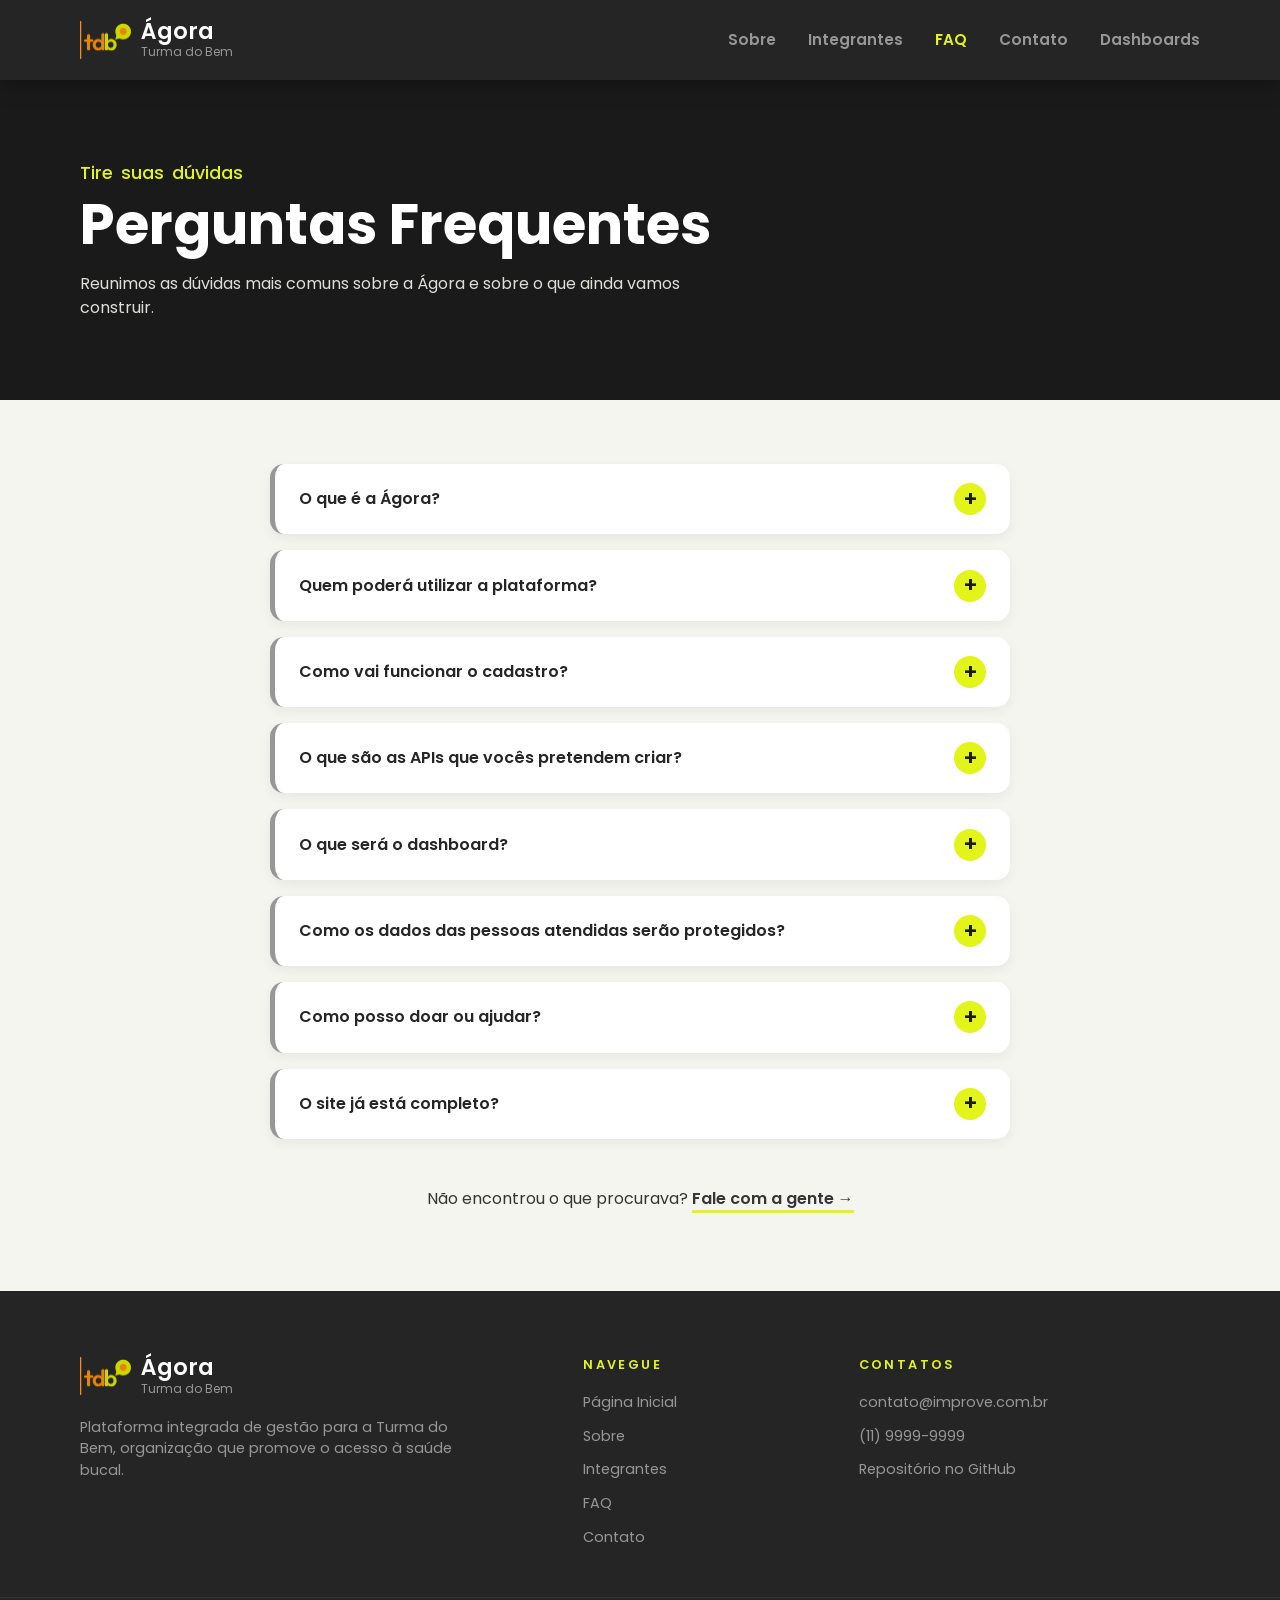
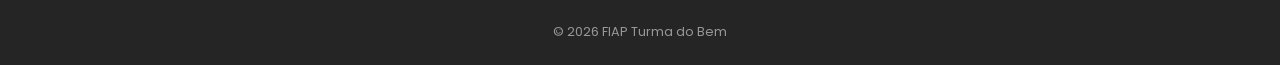
<file: pages/faq.html>
<!DOCTYPE html>
<html lang="pt-BR">
<head>
    <meta charset="UTF-8">
    <meta name="viewport" content="width=device-width, initial-scale=1.0">
    <link rel="preconnect" href="https://fonts.googleapis.com">
    <link rel="preconnect" href="https://fonts.gstatic.com" crossorigin>
    <link href="https://fonts.googleapis.com/css2?family=Poppins:wght@300;400;500;600;700&display=swap" rel="stylesheet">
    <link rel="stylesheet" href="../css/style.css">
    <link rel="stylesheet" href="../css/header-footer.css">
    <link rel="stylesheet" href="../css/faq.css">
    <title>FAQ | Ágora</title>
</head>
<body>
    <header>
        <nav class="nav-container" aria-label="Navegação principal">
            <a href="../index.html" id="container-logo">
                <img src="../images/logo.png" alt="Logo Turma do Bem" class="imagem-tdb">
                <div>
                    <h3>Ágora</h3>
                    <p>Turma do Bem</p>
                </div>
            </a>

            <ul class="container-pages">
                <li><a href="sobre.html">Sobre</a></li>
                <li><a href="integrantes.html">Integrantes</a></li>
                <li><a href="faq.html" aria-current="page">FAQ</a></li>
                <li><a href="contato.html">Contato</a></li>
                <li><a href="./dashboards.html">Dashboards</a></li>
            </ul>
        </nav>
    </header>

    <main>
        <section class="page-intro">
            <p class="tagline">Tire suas dúvidas</p>
            <h1>Perguntas Frequentes</h1>
            <p class="page-descricao">Reunimos as dúvidas mais comuns sobre a Ágora e sobre o que ainda vamos construir.</p>
        </section>

        <section class="secao-faq">
            <ul class="lista-faq">
                <li>
                    <details>
                        <summary>O que é a Ágora?</summary>
                        <p>A Ágora é uma plataforma integrada de gestão criada para a Turma do Bem. Ela reúne em um único ambiente digital as informações de beneficiários, dentistas voluntários, doadores, colaboradores internos e campanhas.</p>
                    </details>
                </li>
                <li>
                    <details>
                        <summary>Quem poderá utilizar a plataforma?</summary>
                        <p>A plataforma foi pensada para todos os públicos envolvidos com a Turma do Bem: beneficiários, dentistas voluntários, doadores, parceiros e colaboradores internos, cada um com acesso às informações que fazem sentido para o seu papel.</p>
                    </details>
                </li>
                <li>
                    <details>
                        <summary>Como vai funcionar o cadastro?</summary>
                        <p>Vamos criar formulários de cadastro simples para cada perfil. Os dados cadastrados serão organizados em um banco de dados e utilizados para identificar demandas, acompanhar casos e orientar ações.</p>
                    </details>
                </li>
                <li>
                    <details>
                        <summary>O que são as APIs que vocês pretendem criar?</summary>
                        <p>As APIs serão a ponte entre o site e o banco de dados. Por meio delas, as informações poderão ser consultadas, cadastradas e atualizadas de forma segura e padronizada, facilitando a integração com outros sistemas no futuro.</p>
                    </details>
                </li>
                <li>
                    <details>
                        <summary>O que será o dashboard?</summary>
                        <p>O dashboard será um painel de indicadores que facilita o controle das informações. Nele será possível acompanhar atendimentos, doações, campanhas e o impacto social da organização em gráficos e números de fácil leitura.</p>
                    </details>
                </li>
                <li>
                    <details>
                        <summary>Como os dados das pessoas atendidas serão protegidos?</summary>
                        <p>A privacidade das pessoas atendidas é uma prioridade. O compartilhamento de informações respeitará as autorizações necessárias, e o acesso aos dados será limitado conforme o perfil de cada usuário.</p>
                    </details>
                </li>
                <li>
                    <details>
                        <summary>Como posso doar ou ajudar?</summary>
                        <p>Essa funcionalidade está prevista na plataforma, que vai facilitar a gestão de doações e campanhas. Enquanto ela não está disponível, você pode falar com a gente pela página de contato.</p>
                    </details>
                </li>
                <li>
                    <details>
                        <summary>O site já está completo?</summary>
                        <p>Ainda não. Este site é o nosso primeiro protótipo, criado para definir uma identidade e apresentar o projeto. As funcionalidades, como APIs e dashboard, serão desenvolvidas nas próximas etapas.</p>
                    </details>
                </li>
            </ul>

            <p class="faq-ajuda">Não encontrou o que procurava? <a href="contato.html">Fale com a gente &rarr;</a></p>
        </section>
    </main>

    <footer>
        <div class="footer-container">
            <div class="footer-marca">
                <a href="../index.html" class="footer-logo">
                    <img src="../images/logo.png" alt="Logo Turma do Bem" class="imagem-tdb">
                    <div>
                        <h3>Ágora</h3>
                        <p>Turma do Bem</p>
                    </div>
                </a>
                <p class="footer-descricao">Plataforma integrada de gestão para a Turma do Bem, organização que promove o acesso à saúde bucal.</p>
            </div>

            <nav class="footer-pages" aria-label="Navegação do rodapé">
                <h4>Navegue</h4>
                <ul>
                    <li><a href="../index.html">Página Inicial</a></li>
                    <li><a href="sobre.html">Sobre</a></li>
                    <li><a href="integrantes.html">Integrantes</a></li>
                    <li><a href="faq.html">FAQ</a></li>
                    <li><a href="contato.html">Contato</a></li>
                </ul>
            </nav>

            <address class="footer-contato">
                <h4>Contatos</h4>
                <ul>
                    <li><a href="mailto:contato@improve.com.br">contato@improve.com.br</a></li>
                    <li><a href="tel:+551199999999">(11) 9999-9999</a></li>
                    <li><a href="https://github.com/JoaoArriero99/Sprint-1-Front-End-2026" target="_blank" rel="noopener noreferrer">Repositório no GitHub</a></li>
                </ul>
            </address>
        </div>

        <div class="footer-base">
            <p>&copy; 2026 FIAP Turma do Bem</p>
        </div>
    </footer>
</body>
</html>
</file>
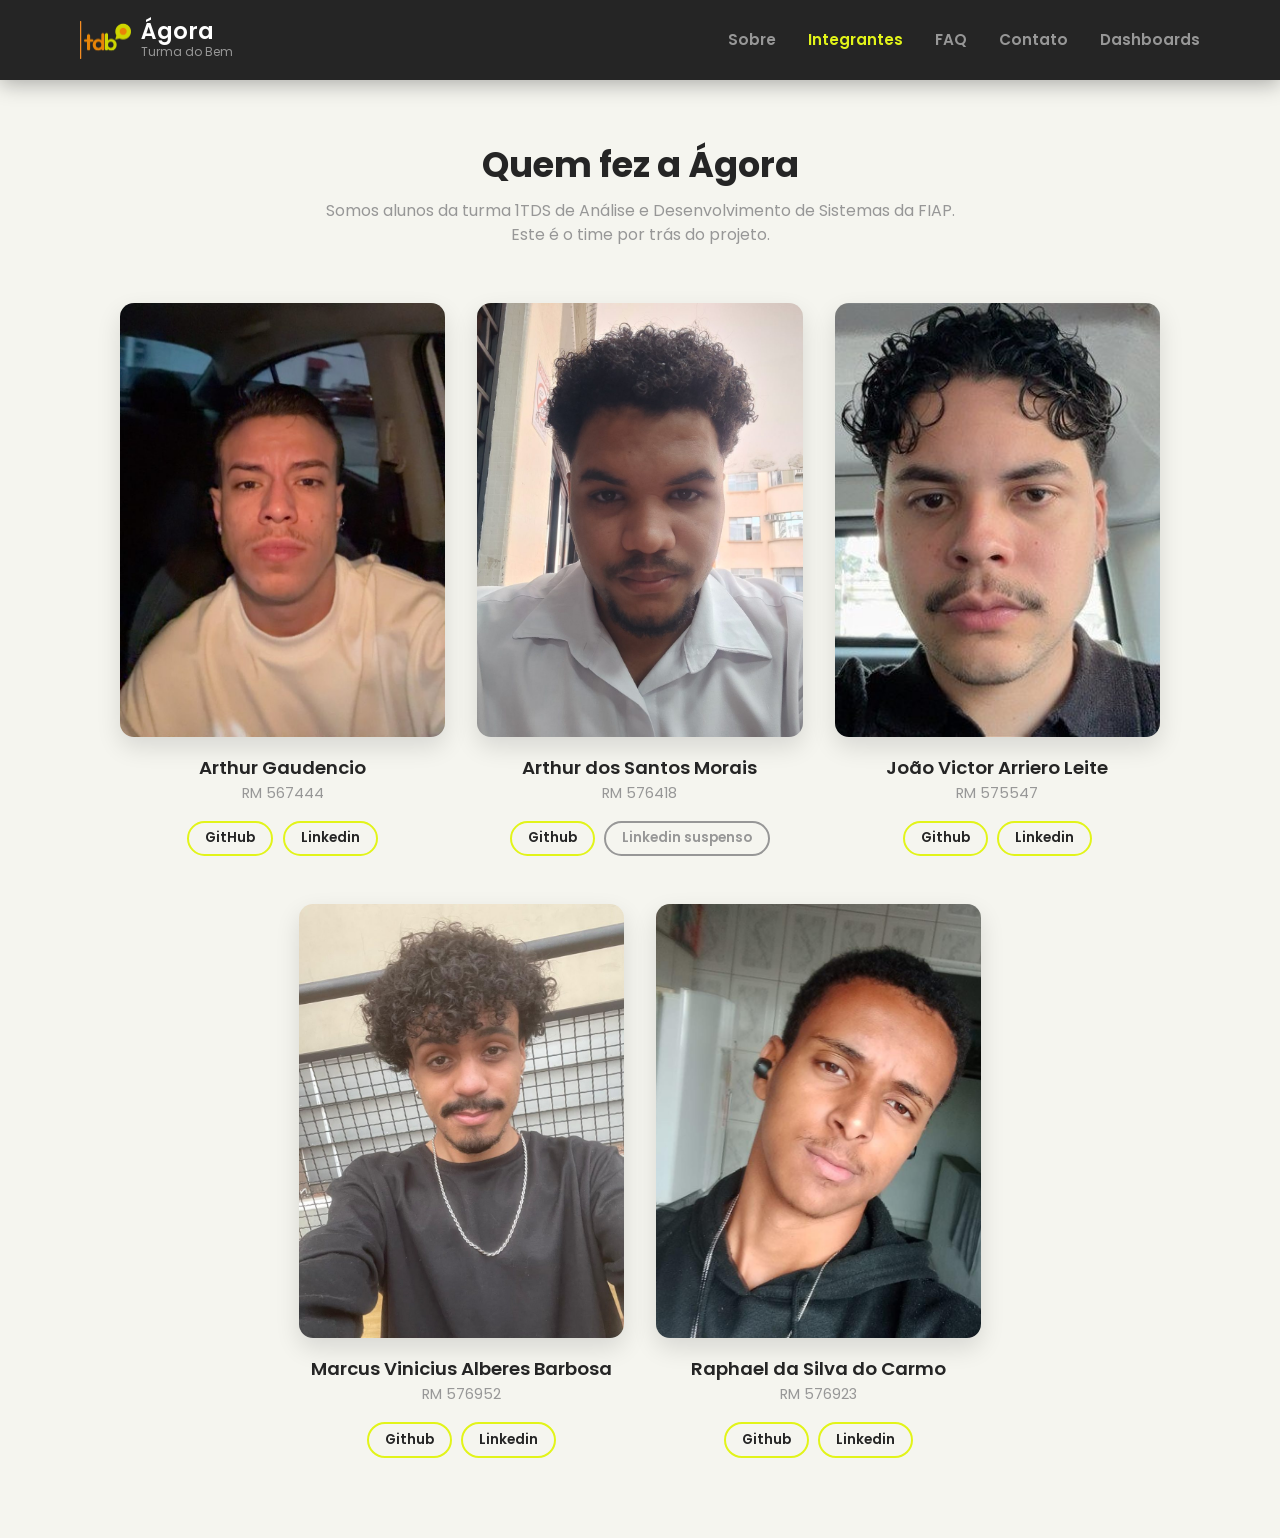
<file: pages/integrantes.html>
<!DOCTYPE html>
<html lang="pt-BR">
<head>
    <meta charset="UTF-8">
    <meta name="viewport" content="width=device-width, initial-scale=1.0">
    <link rel="preconnect" href="https://fonts.googleapis.com">
    <link rel="preconnect" href="https://fonts.gstatic.com" crossorigin>
    <link href="https://fonts.googleapis.com/css2?family=Poppins:wght@300;400;500;600;700&display=swap" rel="stylesheet">
    <link rel="stylesheet" href="../css/style.css">
    <link rel="stylesheet" href="../css/header-footer.css">
    <link rel="stylesheet" href="../css/integrantes.css">
    <title>Integrantes</title>
</head>
<body>
    <header>
        <nav class="nav-container">
            <a href="../index.html" id="container-logo">
                <img src="../images/logo.png" alt="Logo Turma do Bem" class="imagem-tdb">
                <div>
                    <h3>Ágora</h3>
                    <p>Turma do Bem</p>
                </div>
            </a>

            <ul class="container-pages">
                <li><a href="./sobre.html">Sobre</a></li>
                <li><a href="./integrantes.html" aria-current="page">Integrantes</a></li>
                <li><a href="./faq.html">FAQ</a></li>
                <li><a href="./contato.html">Contato</a></li>
                <li><a href="./dashboards.html">Dashboards</a></li>
            </ul>
        </nav>
    </header>

    <main>
        <section class="secao-integrantes">
            <div class="integrantes-titulo">
                <h1>Quem fez a Ágora</h1>
                <p>Somos alunos da turma 1TDS de Análise e Desenvolvimento de Sistemas da FIAP. Este é o time por trás do projeto.</p>
            </div>

            <ul class="lista-integrantes">
                <li>
                    <article class="integrante">
                        <img src="../images/integrantes/arthur-gaudencio.jpg" alt="Foto de Arthur Gaudencio">
                        <div class="integrante-info">
                            <h2>Arthur Gaudencio</h2>
                            <p>RM 567444</p>
                        </div>
                        <ul class="integrante-links">
                            <li><a href="https://github.com/arthurgaudencio90-beep" target="_blank">GitHub</a></li>
                            <li><a href="https://www.linkedin.com/in/arthur-gaudencio-980ba027b?utm_source=share_via&utm_content=profile&utm_medium=member_ios" target="_blank" rel="noopener noreferrer">Linkedin</a></li>
                        </ul>
                    </article>
                </li>

                <li>
                    <article class="integrante">
                        <img src="../images/integrantes/arthur-morais.jpg" alt="Foto de Arthur dos Santos Morais">
                        <div class="integrante-info">
                            <h2>Arthur dos Santos Morais</h2>
                            <p>RM 576418</p>
                        </div>
                            <ul class="integrante-links">
                                <li><a href="https://github.com/ArthurMorais21" target="_blank" rel="noopener noreferrer">Github</a></li>
                                <li><span class="link-suspenso">Linkedin suspenso</span></li>
                            </ul>
                    </article>
                </li>

                <li>
                    <article class="integrante">
                        <img src="../images/integrantes/joao.jpg" alt="Foto de João Victor Arriero Leite">
                        <div class="integrante-info">
                            <h2>João Victor Arriero Leite</h2>
                            <p>RM 575547</p>
                        </div>
                            <ul class="integrante-links">
                                <li><a href="https://github.com/JoaoArriero99" target="_blank" rel="noopener noreferrer">Github</a></li>
                                <li><a href="https://www.linkedin.com/in/jo%C3%A3o-arriero" target="_blank" rel="noopener noreferrer">Linkedin</a></li>
                            </ul>
                    </article>
                </li>

                <li>
                    <article class="integrante">
                        <img src="../images/integrantes/marcus.jpg" alt="Foto de Marcus Vinicius Alberes Barbosa">
                        <div class="integrante-info">
                            <h2>Marcus Vinicius Alberes Barbosa</h2>
                            <p>RM 576952</p>
                        </div>
                            <ul class="integrante-links">
                                <li><a href="https://github.com/MarcusBar" target="_blank" rel="noopener noreferrer">Github</a></li>
                                <li><a href="https://www.linkedin.com/in/marcus-v-alberes-barbosa-666875398?utm_source=share_via&utm_content=profile&utm_medium=member_ios" target="_blank" rel="noopener noreferrer">Linkedin</a></li>
                            </ul>
                    </article>
                </li>

                <li>
                    <article class="integrante">
                        <img src="../images/integrantes/raphael.jpg" alt="Foto de Raphael da Silva do Carmo">
                        <div class="integrante-info">
                            <h2>Raphael da Silva do Carmo</h2>
                            <p>RM 576923</p>
                        </div>
                            <ul class="integrante-links">
                                <li><a href="https://github.com/EoRaphael" target="_blank" rel="noopener noreferrer">Github</a></li>
                                <li><a href="https://www.linkedin.com/in/eoraphael?utm_source=share_via&utm_content=profile&utm_medium=member_android" target="_blank" rel="noopener noreferrer">Linkedin</a></li>
                            </ul>
                    </article>
                </li>
            </ul>
        </section>
    </main>

    <footer>

    </footer>
</body>
</html>
</file>
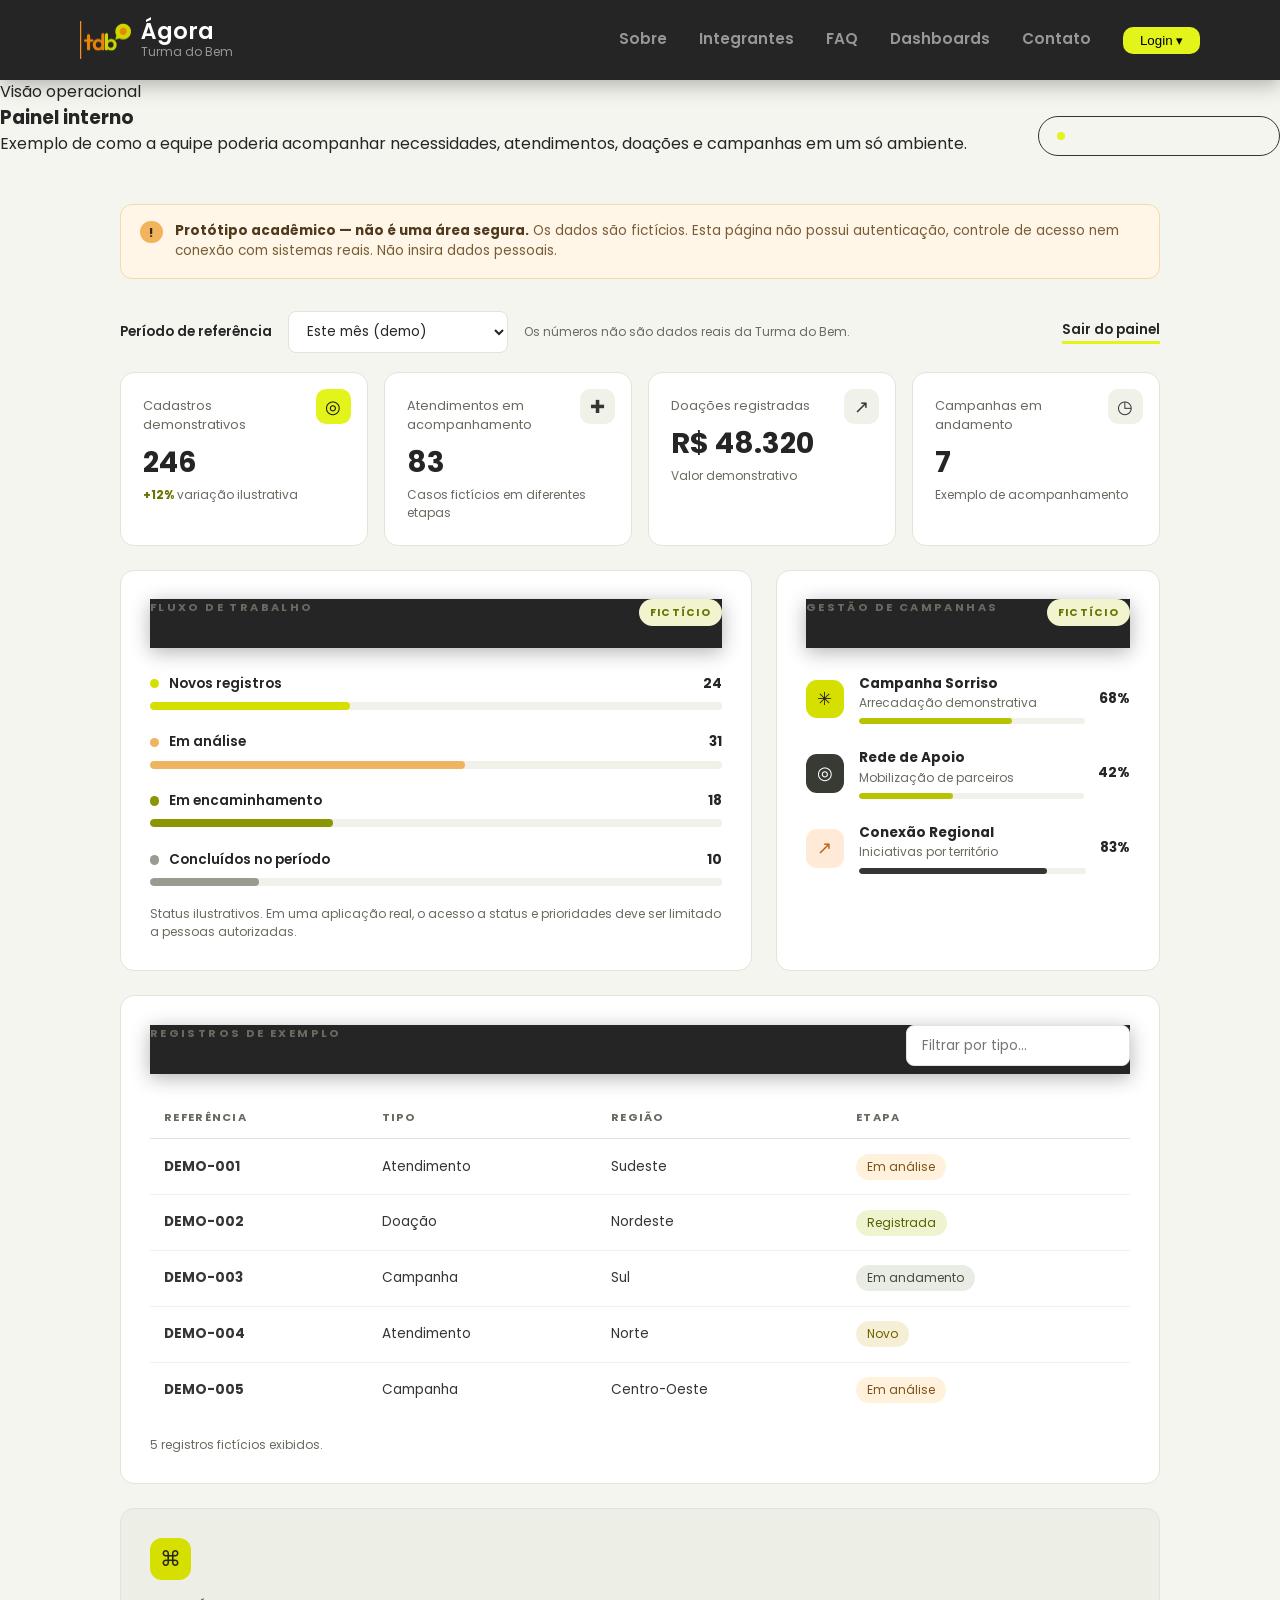
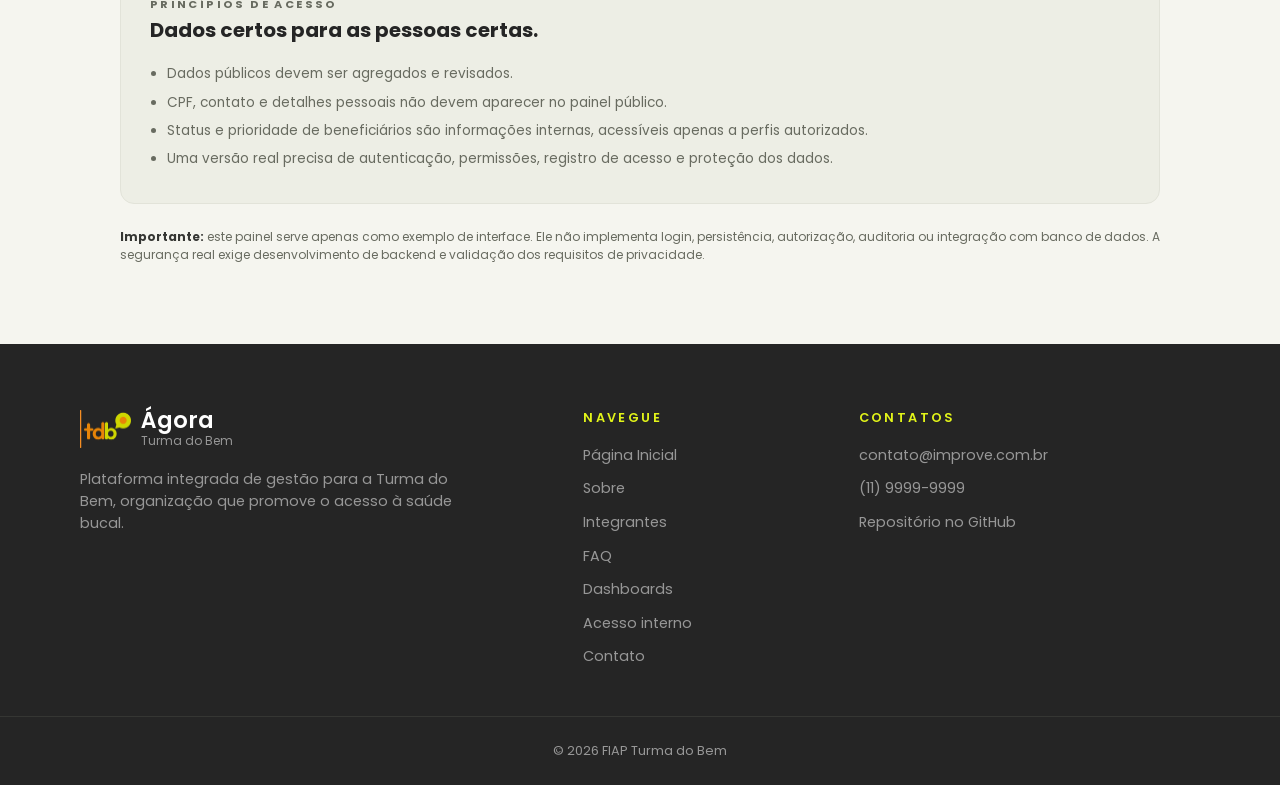
<file: pages/painel-interno.html>
<!DOCTYPE html>
<html lang="pt-BR">
<head>
    <meta charset="UTF-8">
    <meta name="viewport" content="width=device-width, initial-scale=1.0">
    <meta name="description" content="Painel interno demonstrativo da Ágora para ilustrar o acompanhamento operacional.">
    <link rel="preconnect" href="https://fonts.googleapis.com">
    <link rel="preconnect" href="https://fonts.gstatic.com" crossorigin>
    <link href="https://fonts.googleapis.com/css2?family=Poppins:wght@300;400;500;600;700&display=swap" rel="stylesheet">
    <link rel="stylesheet" href="../css/style.css">
    <link rel="stylesheet" href="../css/header-footer.css">
    <link rel="stylesheet" href="../css/dashboards.css">
    <script src="../js/painel-interno.js" defer></script>
    <title>Painel interno | Ágora</title>
    <script src="../js/menu-login.js" defer></script>
</head>
<body>
    <header>
        <nav class="nav-container" aria-label="Navegação principal">
            <a href="../index.html" id="container-logo">
                <img src="../images/logo.png" alt="Logo Turma do Bem" class="imagem-tdb">
                <div>
                    <h3>Ágora</h3>
                    <p>Turma do Bem</p>
                </div>
            </a>

            <ul class="container-pages">
                <li><a href="sobre.html">Sobre</a></li>
                <li><a href="integrantes.html">Integrantes</a></li>
                <li><a href="faq.html">FAQ</a></li>
                <li><a href="dashboards.html">Dashboards</a></li>
                <li><a href="contato.html">Contato</a></li>
                <li class="login-menu">
                    <button type="button" class="btn-login" id="botao-login" aria-haspopup="true" aria-expanded="false" aria-controls="menu-login">Login <span aria-hidden="true">&#9662;</span></button>
                    <ul class="login-opcoes" id="menu-login" hidden>
                        <li><a href="acesso-interno.html?perfil=beneficiario">Beneficiário</a></li>
                        <li><a href="acesso-interno.html?perfil=colaborador">Colaborador</a></li>
                        <li><a href="acesso-interno.html?perfil=doador">Doador</a></li>
                    </ul>
                </li>
            </ul>
        </nav>
    </header>

    <main>
        <section class="page-hero dash-hero">
            <article>
                <p class="tagline">Visão operacional</p>
                <h1>Painel interno</h1>
                <p class="page-descricao">Exemplo de como a equipe poderia acompanhar necessidades, atendimentos, doações e campanhas em um só ambiente.</p>
            </article>
            <p class="dash-selo">Ambiente de demonstração</p>
        </section>

        <section class="dash-main">
            <aside class="alerta-prototipo">
                <p><strong>Protótipo acadêmico — não é uma área segura.</strong> Os dados são fictícios. Esta página não possui autenticação, controle de acesso nem conexão com sistemas reais. Não insira dados pessoais.</p>
            </aside>

            <form class="barra-filtro" id="form-periodo">
                <label for="periodo">Período de referência</label>
                <select id="periodo" name="periodo">
                    <option value="mes">Este mês (demo)</option>
                    <option value="trimestre">Últimos 3 meses (demo)</option>
                    <option value="ano">Ano de 2026 (demo)</option>
                </select>
                <small>Os números não são dados reais da Turma do Bem.</small>
                <a href="acesso-interno.html">Sair do painel</a>
            </form>

            <ul class="lista-indicadores" aria-label="Indicadores operacionais fictícios">
                <li class="indicador destaque" data-icone="◎">
                    <p class="indicador-rotulo">Cadastros demonstrativos</p>
                    <strong class="indicador-valor" id="cadastros">246</strong>
                    <p class="indicador-rodape"><b>+12%</b> variação ilustrativa</p>
                </li>
                <li class="indicador" data-icone="✚">
                    <p class="indicador-rotulo">Atendimentos em acompanhamento</p>
                    <strong class="indicador-valor" id="atendimentos">83</strong>
                    <p class="indicador-rodape">Casos fictícios em diferentes etapas</p>
                </li>
                <li class="indicador" data-icone="↗">
                    <p class="indicador-rotulo">Doações registradas</p>
                    <strong class="indicador-valor" id="doacoes">R$ 48.320</strong>
                    <p class="indicador-rodape">Valor demonstrativo</p>
                </li>
                <li class="indicador" data-icone="◷">
                    <p class="indicador-rotulo">Campanhas em andamento</p>
                    <strong class="indicador-valor" id="campanhas">7</strong>
                    <p class="indicador-rodape">Exemplo de acompanhamento</p>
                </li>
            </ul>

            <section class="dash-grid">
                <article class="painel painel-largo">
                    <header class="painel-topo">
                        <hgroup>
                            <p class="painel-rotulo">Fluxo de trabalho</p>
                            <h2>Acompanhamento de atendimentos</h2>
                        </hgroup>
                        <span class="tag-demo">FICTÍCIO</span>
                    </header>

                    <ul class="lista-status">
                        <li>
                            <p>Novos registros <b>24</b></p>
                            <progress value="35" max="100" aria-label="Novos registros">35%</progress>
                        </li>
                        <li>
                            <p>Em análise <b>31</b></p>
                            <progress value="55" max="100" aria-label="Em análise">55%</progress>
                        </li>
                        <li>
                            <p>Em encaminhamento <b>18</b></p>
                            <progress value="32" max="100" aria-label="Em encaminhamento">32%</progress>
                        </li>
                        <li>
                            <p>Concluídos no período <b>10</b></p>
                            <progress value="19" max="100" aria-label="Concluídos no período">19%</progress>
                        </li>
                    </ul>

                    <p class="nota-painel">Status ilustrativos. Em uma aplicação real, o acesso a status e prioridades deve ser limitado a pessoas autorizadas.</p>
                </article>

                <article class="painel">
                    <header class="painel-topo">
                        <hgroup>
                            <p class="painel-rotulo">Gestão de campanhas</p>
                            <h2>Visão resumida</h2>
                        </hgroup>
                        <span class="tag-demo">FICTÍCIO</span>
                    </header>

                    <ul class="lista-campanhas">
                        <li class="campanha" data-icone="✳">
                            <article>
                                <h3>Campanha Sorriso</h3>
                                <small>Arrecadação demonstrativa</small>
                                <progress value="68" max="100" aria-label="Campanha Sorriso">68%</progress>
                            </article>
                            <b>68%</b>
                        </li>
                        <li class="campanha" data-icone="◎">
                            <article>
                                <h3>Rede de Apoio</h3>
                                <small>Mobilização de parceiros</small>
                                <progress value="42" max="100" aria-label="Rede de Apoio">42%</progress>
                            </article>
                            <b>42%</b>
                        </li>
                        <li class="campanha" data-icone="↗">
                            <article>
                                <h3>Conexão Regional</h3>
                                <small>Iniciativas por território</small>
                                <progress value="83" max="100" aria-label="Conexão Regional">83%</progress>
                            </article>
                            <b>83%</b>
                        </li>
                    </ul>
                </article>

                <article class="painel painel-tabela">
                    <header class="painel-topo">
                        <hgroup>
                            <p class="painel-rotulo">Registros de exemplo</p>
                            <h2>Fila operacional fictícia</h2>
                        </hgroup>
                        <form class="busca" id="form-busca" role="search">
                            <label class="sr-only" for="filtro-registros">Filtrar registros</label>
                            <input type="search" id="filtro-registros" placeholder="Filtrar por tipo...">
                        </form>
                    </header>

                    <section class="tabela-wrap" tabindex="0" aria-label="Tabela de registros fictícios">
                        <table>
                            <caption class="sr-only">Registros fictícios da fila operacional</caption>
                            <thead>
                                <tr>
                                    <th scope="col">Referência</th>
                                    <th scope="col">Tipo</th>
                                    <th scope="col">Região</th>
                                    <th scope="col">Etapa</th>
                                </tr>
                            </thead>
                            <tbody id="tabela-registros">
                                <tr>
                                    <td>DEMO-001</td>
                                    <td>Atendimento</td>
                                    <td>Sudeste</td>
                                    <td><span class="etapa etapa-analise">Em análise</span></td>
                                </tr>
                                <tr>
                                    <td>DEMO-002</td>
                                    <td>Doação</td>
                                    <td>Nordeste</td>
                                    <td><span class="etapa etapa-registrada">Registrada</span></td>
                                </tr>
                                <tr>
                                    <td>DEMO-003</td>
                                    <td>Campanha</td>
                                    <td>Sul</td>
                                    <td><span class="etapa etapa-andamento">Em andamento</span></td>
                                </tr>
                                <tr>
                                    <td>DEMO-004</td>
                                    <td>Atendimento</td>
                                    <td>Norte</td>
                                    <td><span class="etapa etapa-novo">Novo</span></td>
                                </tr>
                                <tr>
                                    <td>DEMO-005</td>
                                    <td>Campanha</td>
                                    <td>Centro-Oeste</td>
                                    <td><span class="etapa etapa-analise">Em análise</span></td>
                                </tr>
                            </tbody>
                        </table>
                    </section>

                    <p class="nota-painel" id="resultado-filtro" role="status" aria-live="polite">5 registros fictícios exibidos.</p>
                </article>

                <aside class="painel painel-principios">
                    <p class="painel-rotulo">Princípios de acesso</p>
                    <h2>Dados certos para as pessoas certas.</h2>
                    <ul>
                        <li>Dados públicos devem ser agregados e revisados.</li>
                        <li>CPF, contato e detalhes pessoais não devem aparecer no painel público.</li>
                        <li>Status e prioridade de beneficiários são informações internas, acessíveis apenas a perfis autorizados.</li>
                        <li>Uma versão real precisa de autenticação, permissões, registro de acesso e proteção dos dados.</li>
                    </ul>
                </aside>
            </section>

            <p class="nota-privacidade"><strong>Importante:</strong> este painel serve apenas como exemplo de interface. Ele não implementa login, persistência, autorização, auditoria ou integração com banco de dados. A segurança real exige desenvolvimento de backend e validação dos requisitos de privacidade.</p>
        </section>
    </main>

    <footer>
        <div class="footer-container">
            <div class="footer-marca">
                <a href="../index.html" class="footer-logo">
                    <img src="../images/logo.png" alt="Logo Turma do Bem" class="imagem-tdb">
                    <div>
                        <h3>Ágora</h3>
                        <p>Turma do Bem</p>
                    </div>
                </a>
                <p class="footer-descricao">Plataforma integrada de gestão para a Turma do Bem, organização que promove o acesso à saúde bucal.</p>
            </div>

            <nav class="footer-pages" aria-label="Navegação do rodapé">
                <h4>Navegue</h4>
                <ul>
                    <li><a href="../index.html">Página Inicial</a></li>
                    <li><a href="sobre.html">Sobre</a></li>
                    <li><a href="integrantes.html">Integrantes</a></li>
                    <li><a href="faq.html">FAQ</a></li>
                    <li><a href="dashboards.html">Dashboards</a></li>
                    <li><a href="acesso-interno.html">Acesso interno</a></li>
                    <li><a href="contato.html">Contato</a></li>
                </ul>
            </nav>

            <address class="footer-contato">
                <h4>Contatos</h4>
                <ul>
                    <li><a href="mailto:contato@improve.com.br">contato@improve.com.br</a></li>
                    <li><a href="tel:+551199999999">(11) 9999-9999</a></li>
                    <li><a href="https://github.com/JoaoArriero99/Sprint-1-Front-End-2026" target="_blank" rel="noopener noreferrer">Repositório no GitHub</a></li>
                </ul>
            </address>
        </div>

        <div class="footer-base">
            <p>&copy; 2026 FIAP Turma do Bem</p>
        </div>
    </footer>
</body>
</html>
</file>
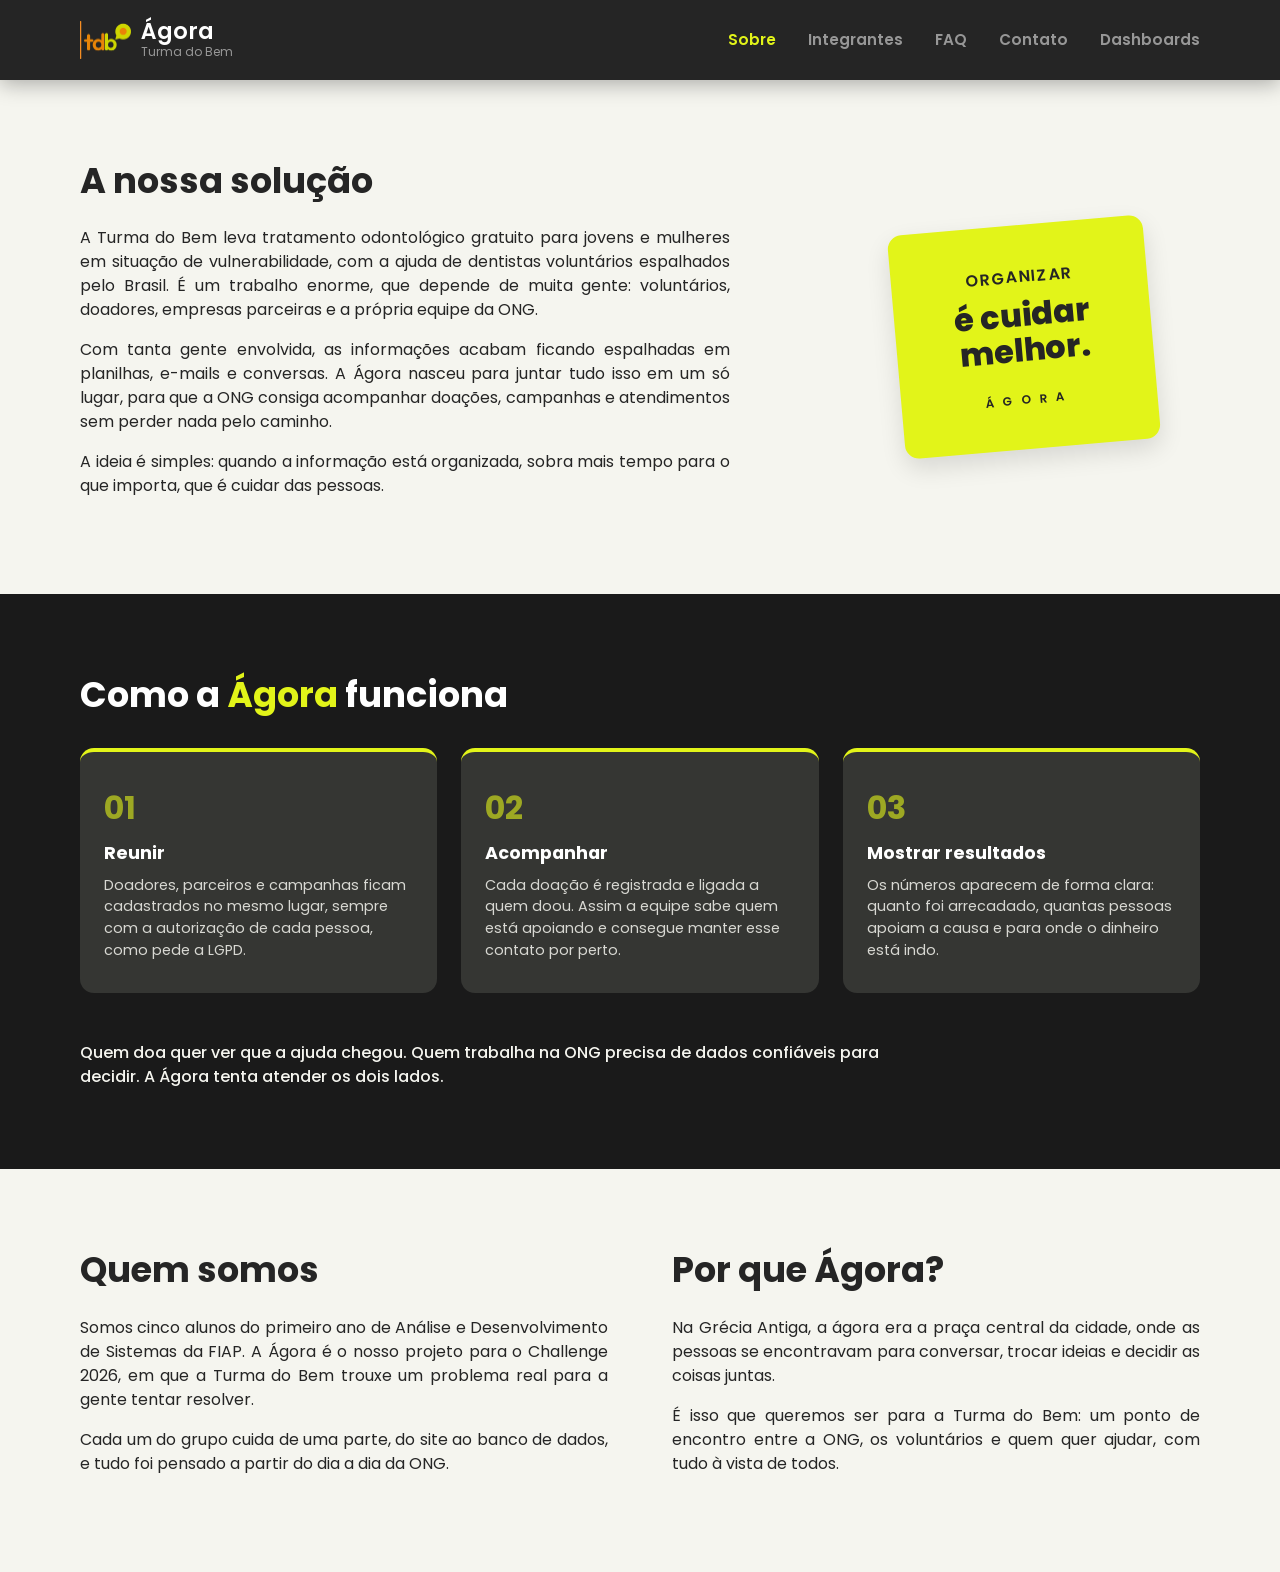
<file: pages/sobre.html>
<!DOCTYPE html>
<html lang="pt-BR">
<head>
    <meta charset="UTF-8">
    <meta name="viewport" content="width=device-width, initial-scale=1.0">
    <link rel="preconnect" href="https://fonts.googleapis.com">
    <link rel="preconnect" href="https://fonts.gstatic.com" crossorigin>
    <link href="https://fonts.googleapis.com/css2?family=Poppins:wght@300;400;500;600;700;800&display=swap" rel="stylesheet">
    <link rel="stylesheet" href="../css/style.css">
    <link rel="stylesheet" href="../css/header-footer.css">
    <link rel="stylesheet" href="../css/sobre.css">
    <title>Sobre</title>
</head>
<body>
    <header>
        <nav class="nav-container">
            <a href="../index.html" id="container-logo">
                <img src="../images/logo.png" alt="Logo Turma do Bem" class="imagem-tdb">
                <div>
                    <h3>Ágora</h3>
                    <p>Turma do Bem</p>
                </div>
            </a>

            <ul class="container-pages">
                <li><a href="./sobre.html" aria-current="page">Sobre</a></li>
                <li><a href="./integrantes.html">Integrantes</a></li>
                <li><a href="./faq.html">FAQ</a></li>
                <li><a href="./contato.html" >Contato</a></li>
                <li><a href="./dashboards.html">Dashboards</a></li>
            </ul>
        </nav>
    </header>

    <main>
        <!-- O que é a Ágora -->
        <section class="sobre-solucao">
            <div class="sobre-texto">
                <h2>A nossa solução</h2>
                <p>A Turma do Bem leva tratamento odontológico gratuito para jovens e mulheres em situação de vulnerabilidade, com a ajuda de dentistas voluntários espalhados pelo Brasil. É um trabalho enorme, que depende de muita gente: voluntários, doadores, empresas parceiras e a própria equipe da ONG.</p>
                <p>Com tanta gente envolvida, as informações acabam ficando espalhadas em planilhas, e-mails e conversas. A Ágora nasceu para juntar tudo isso em um só lugar, para que a ONG consiga acompanhar doações, campanhas e atendimentos sem perder nada pelo caminho.</p>
                <p>A ideia é simples: quando a informação está organizada, sobra mais tempo para o que importa, que é cuidar das pessoas.</p>
            </div>

            <div class="sobre-destaque">
                <span class="card-subtitle">ORGANIZAR</span>
                <p class="card-title">é cuidar <br> melhor.</p>
                <span class="card-footer">ÁGORA</span>
            </div>
        </section>

        <!-- Passo a passo da plataforma -->
        <section class="sobre-funcionamento">
            <h2>Como a <span>Ágora</span> funciona</h2>

            <ol class="lista-passos">
                <li class="passo">
                    <span class="passo-topico">01</span>
                    <div class="passo-descricao">
                        <h3>Reunir</h3>
                        <p>Doadores, parceiros e campanhas ficam cadastrados no mesmo lugar, sempre com a autorização de cada pessoa, como pede a LGPD.</p>
                    </div>
                </li>

                <li class="passo">
                    <span class="passo-topico">02</span>
                    <div class="passo-descricao">
                        <h3>Acompanhar</h3>
                        <p>Cada doação é registrada e ligada a quem doou. Assim a equipe sabe quem está apoiando e consegue manter esse contato por perto.</p>
                    </div>
                </li>

                <li class="passo">
                    <span class="passo-topico">03</span>
                    <div class="passo-descricao">
                        <h3>Mostrar resultados</h3>
                        <p>Os números aparecem de forma clara: quanto foi arrecadado, quantas pessoas apoiam a causa e para onde o dinheiro está indo.</p>
                    </div>
                </li>
            </ol>

            <p class="sobre-fechamento">Quem doa quer ver que a ajuda chegou. Quem trabalha na ONG precisa de dados confiáveis para decidir. A Ágora tenta atender os dois lados.</p>
        </section>

        <!-- Quem fez e por que esse nome -->
        <section class="sobre-contexto">
            <div>
                <h2>Quem somos</h2>
                <p>Somos cinco alunos do primeiro ano de Análise e Desenvolvimento de Sistemas da FIAP. A Ágora é o nosso projeto para o Challenge 2026, em que a Turma do Bem trouxe um problema real para a gente tentar resolver.</p>
                <p>Cada um do grupo cuida de uma parte, do site ao banco de dados, e tudo foi pensado a partir do dia a dia da ONG.</p>
            </div>

            <div>
                <h2>Por que Ágora?</h2>
                <p>Na Grécia Antiga, a ágora era a praça central da cidade, onde as pessoas se encontravam para conversar, trocar ideias e decidir as coisas juntas.</p>
                <p>É isso que queremos ser para a Turma do Bem: um ponto de encontro entre a ONG, os voluntários e quem quer ajudar, com tudo à vista de todos.</p>
            </div>
        </section>
    </main>

    <footer>

    </footer>
</body>
</html>
</file>
<file: css/style.css>
:root {
  --dark-color: #1a1a1a;
  --primary-color: #ffffff;
  --secondary-color: #e2f419;
  --ink: #252525;
  --ink-soft: #353633;
  --ink-light: #979797;
  --paper: #f5f5ef;
  --white: #ffffff;
  --lime: #d5df00;
  --lime-dark: #b8c300;
  --font-main: 'Poppins', sans-serif;
}

* {
  margin: 0;
  padding: 0;
  box-sizing: border-box;
}

body {
  font-family: var(--font-main);
  background: var(--paper);
  color: var(--ink);
  line-height: 1.5;
}

a {
  text-decoration: none;
  color: inherit;
}

ul,
ol {
  list-style: none;
}


img {
  display: block;
  max-width: 100%;
}

a:focus-visible,
button:focus-visible,
input:focus-visible,
textarea:focus-visible,
summary:focus-visible {
  outline: 3px solid var(--secondary-color);
  outline-offset: 3px;
}

/* ===== VARIÁVEIS DE LAYOUT ====== */

:root {
  --radius: 14px;
  --shadow: 0 10px 25px rgba(0, 0, 0, 0.12);
  --space-page: 5rem;
}

/* ===== BOTÕES ====== */

.btn {
  display: inline-flex;
  align-items: center;
  justify-content: center;
  padding: 0.8rem 1.8rem;
  border-radius: 8px;
  font-family: var(--font-main);
  font-weight: 600;
  font-size: 1rem;
  cursor: pointer;
  border: none;
  transition: transform 0.2s ease, background-color 0.2s ease;
}

.btn:hover {
  transform: translateY(-2px);
}

.btn-primary {
  background-color: var(--secondary-color);
  color: var(--dark-color);
}

.btn-primary:hover {
  background-color: var(--lime-dark);
}

/* ===== TOPO DAS PÁGINAS INTERNAS ====== */

.page-intro {
  background-color: var(--dark-color);
  padding: 5rem var(--space-page);
}

.page-intro .tagline {
  color: var(--secondary-color);
  font-size: 1.1rem;
  font-weight: 500;
  margin-bottom: 0.5rem;
  word-spacing: 0.2rem;
}

.page-intro h1 {
  color: var(--primary-color);
  font-size: 3.5rem;
  line-height: 1.1;
  margin-bottom: 1rem;
}

.page-intro .page-descricao {
  color: var(--paper);
  opacity: 0.9;
  max-width: 600px;
}

/* ===== TÍTULO DE SEÇÃO (traço + h4) ====== */

.secao-rotulo {
  display: flex;
  align-items: center;
  font-weight: 500;
  font-size: 0.8rem;
  color: var(--ink-light);
  margin-bottom: 1rem;
}

.traco {
  width: 2rem;
  height: 3px;
  background-color: var(--secondary-color);
  margin-right: 0.7rem;
}

@media (max-width: 768px) {
  :root {
    --space-page: 1.5rem;
  }

  .page-hero {
    padding: 3rem var(--space-page);
  }

  .page-hero h1 {
    font-size: 2.4rem;
  }
}
</file>
<file: css/header-footer.css>
header{
    background-color: var(--ink);
    box-shadow: 0 4px 20px rgba(0, 0, 0, 0.3);
    position: sticky;
    top: 0;
    z-index: 100;
}

.nav-container {
    display: flex;
    justify-content: space-between;
    align-items: center;
    padding: 1rem 5rem;
    min-height: 80px;
}

#container-logo{
    display: flex;
    align-items: center;
    gap: 0.6rem;
}

.imagem-tdb {
    width: 4vw;
    height: auto;
    object-fit: contain;
}

.login-menu button{
    width: 6vw;
    height: 3vh;
    background-color: var(--secondary-color);
    border: none;
    border-radius: 10px;
}

#container-logo div h3{
    font-weight: 600;
    font-size: 1.4rem;
    color: var(--primary-color);
    line-height: 1.1;
}

#container-logo div p{    
    font-size: 0.75rem;
    color: var(--ink-light);
}

.container-pages{
    display: flex;
    gap: 2rem;
}

.container-pages a{
    color: var(--ink-light);
    font-size: 0.95rem;
    font-weight: 600;
    transition: color 0.2s ease;
}

.container-pages a:hover {
    color: var(--primary-color);
}

.container-pages a[aria-current="page"] {
    color: var(--secondary-color);
}

/* ===== FOOTER ====== */

footer {
    background-color: var(--ink);
    color: var(--ink-light);
}

.footer-container {
    display: grid;
    grid-template-columns: 2fr 1fr 1.5fr;
    gap: 3rem;
    padding: 4rem 5rem 3rem;
}

.footer-logo {
    display: flex;
    align-items: center;
    gap: 0.6rem;
    margin-bottom: 1.2rem;
}

.footer-logo div h3 {
    font-weight: 600;
    font-size: 1.4rem;
    color: var(--primary-color);
    line-height: 1.1;
}

.footer-logo div p {
    font-size: 0.75rem;
    color: var(--ink-light);
}

.footer-descricao {
    font-size: 0.9rem;
    max-width: 380px;
}

.footer-pages h4,
.footer-contato h4 {
    color: var(--secondary-color);
    font-size: 0.8rem;
    font-weight: 600;
    letter-spacing: 0.15rem;
    text-transform: uppercase;
    margin-bottom: 1rem;
}

.footer-pages ul,
.footer-contato ul {
    display: flex;
    flex-direction: column;
    gap: 0.6rem;
}

.footer-pages a,
.footer-contato a {
    font-size: 0.9rem;
    transition: color 0.2s ease;
}

.footer-pages a:hover,
.footer-contato a:hover {
    color: var(--secondary-color);
}

.footer-contato {
    font-style: normal;
}

.footer-base {
    border-top: 1px solid var(--ink-soft);
    padding: 1.5rem 5rem;
    text-align: center;
    font-size: 0.8rem;
}

/* ===== RESPONSIVO ====== */

@media (max-width: 768px) {
    .nav-container {
        flex-direction: column;
        gap: 1rem;
        padding: 1rem 1.5rem;
    }

    .login-menu button{
    width: 10vw;
    height: 5vh;
    background-color: var(--secondary-color);
    border: none;
    border-radius: 10px;
}

    .imagem-tdb {
        width: 3rem;
    }

    .container-pages {
        flex-wrap: wrap;
        justify-content: center;
        gap: 1rem 1.5rem;
    }

    .footer-container {
        grid-template-columns: 1fr;
        gap: 2rem;
        padding: 3rem 1.5rem 2rem;
    }

    .footer-base {
        padding: 1.5rem;
    }
}
</file>
<file: css/index.css>
/* ===== IMAGEM DE FUNDO E DISPLAY ====== */

.inicio-index{
    background-image: linear-gradient(rgba(0, 0, 0, 0.5), rgba(0, 0, 0, 0.5)), url(../images/ImagemFundo.jpg);
    width: 100%;
    min-height: calc(100vh - 80px);
    background-size: cover;
    background-position: center;
    background-repeat: no-repeat;
    display: flex;
    align-items: center;
    justify-content: space-between;
    padding: 0 5rem;
}


/* ===== TEXTO DA PARTE ESQUERDA ====== */

.inicio-esquerda{
    max-width: 600px;
}

.inicio-esquerda .tagline {
    color: var(--secondary-color);
    font-size: 1.1rem;
    font-weight: 500;
    margin-bottom: 0.5rem;
    word-spacing: 0.2rem;
}

.inicio-esquerda h1 {
    color: var(--primary-color);
    font-size: 3.5rem;
    line-height: 1.1;
    margin-bottom: 1rem;
}

.inicio-esquerda h1 span {
    color: var(--secondary-color);
}

.inicio-esquerda .descricao {
    font-size: 1rem;
    color:  var(--paper);
    margin-bottom: 2rem;
    opacity: 0.9;
}

.bnts {
    display: flex;
    gap: 1rem;
}

.btn-secondary {
    background-color: transparent;
    color: var(--secondary-color);
    border: 2px solid var(--secondary-color);
}

/* ===== CARD DIREITA ====== */

.inicio-direita{
 background-color: var(--secondary-color);
 min-width: 20vw;
 padding: 2.5rem 1.5rem;
 display: flex;
 flex-direction: column;
 align-items: center;
 justify-content: center;
 border-radius: 14px;
 text-align: center;
 transform: rotate(-5deg);
 box-shadow: 0 10px 25px rgba(0, 0, 0, 0.2);
 margin-right: 5rem;    
}

.inicio-direita .card-subtitle {
    font-size: 1rem;
    font-weight: 600;
    letter-spacing: 0.1rem;
}

.inicio-direita .card-title {
    font-size: 2.2rem;
    font-weight: 800;
    line-height: 1;
    margin: 0.5rem 0;
}

.inicio-direita .card-footer {
    font-size: 0.75rem;
    font-weight: 600;
    margin-top: 1rem;
    letter-spacing: 0.5rem;
}

/* ===== OBJETIVOS ====== */

.secao-objetivos{
    width: 100%;
    height: 15vh;
    display: flex;
    justify-content: space-around;
    background-color: var(--secondary-color);
}

.objetivo{
    display: flex;
    align-items: center;
    justify-content: center;
    padding: 1rem 2rem;
    gap:   1rem;
}

.objetivo h2{
    opacity: 0.5;
    font-size: 2rem;
}

.objetivo-descricao h3{
    font-size: 1rem;
}

.objetivo-descricao p{
    font-size: 0.8rem;
}


/* ===== EXPLICANDO ÁGORA ====== */

.secao-praca{
    display: flex;
    align-items: center;
}

.imagem-praca{
    width: 45vw;
    margin-top: 5vh;
    border-radius: 5px;
    border: 1px, black, solid

}

.texto-praca{
    width: 50vw;
    padding: 4rem 3rem;
}

.texto-praca h4{
    font-weight: 500;
    color: var(--ink-light);
    display: flex;
    align-items: center;
    padding: 3rem 0;
    font-size: 0.8rem;
}

.traco{
    width: 2vw;
    height: 0.3vh;
    background-color: var(--secondary-color);
    margin-right: 0.7rem;
    
}

.texto-praca h1{
    font-size: 2.8rem;
    margin-top: -1rem;
}

.texto-praca h1 span{
    color: rgb(98, 165, 98);
}

.texto-praca p{
    margin-top: 3rem;
    text-align: justify;
    color: var(--ink);
}

/* ===== PRÉVIA DO DASHBOARD PÚBLICO ====== */

.impacto-home {
    max-width: 1200px;
    margin: 0 auto;
    padding: 4rem var(--space-page) 5rem;
}

.impacto-topo {
    display: flex;
    flex-wrap: wrap;
    align-items: flex-end;
    justify-content: space-between;
    gap: 1.5rem;
    margin-bottom: 2rem;
}

.impacto-topo h2 {
    font-size: 2.2rem;
    line-height: 1.2;
    margin-bottom: 0.8rem;
}

.impacto-topo p {
    max-width: 600px;
    color: var(--ink-soft);
}

@media (max-width: 1000px) {
    .inicio-index {
        flex-direction: column;
        justify-content: center;
        gap: 3rem;
        min-height: auto;
        padding: 4rem var(--space-page);
    }

    .inicio-esquerda {
        max-width: 100%;
    }

    .inicio-direita {
        min-width: 260px;
        margin: 1rem auto 0;
    }

    .secao-praca{
        flex-direction: column;
    }

    .texto-praca {
        width: 100%;
        padding: 3rem var(--space-page);
    }
}

@media (max-width: 768px) {
    .inicio-index {
        padding: 3rem var(--space-page);
    }

    .inicio-esquerda h1 {
        font-size: 2.4rem;
    }

    .secao-objetivos {
        height: auto;
        flex-direction: column;
        align-items: flex-start;
        padding: 1rem var(--space-page);
    }

    .objetivo {
        justify-content: flex-start;
        padding: 0.8rem 0;
    }

    .texto-praca {
        padding: 2rem var(--space-page);
    }

    .texto-praca h4 {
        padding: 1.5rem 0;
    }

    .texto-praca h1 {
        font-size: 2rem;
        margin-top: 0;
    }

    .texto-praca p {
        margin-top: 1.5rem;
    }

    .traco {
        width: 2rem;
        height: 3px;
    }

    .impacto-home {
        padding: 3rem var(--space-page);
    }
}

@media (max-width: 600px) {
    .inicio-esquerda h1 {
        font-size: 2rem;
    }

    .inicio-esquerda .tagline {
        font-size: 0.95rem;
    }

    .bnts {
        flex-direction: column;
    }

    .inicio-direita {
        min-width: 0;
        width: 80%;
        padding: 2rem 1rem;
    }

    .inicio-direita .card-title {
        font-size: 1.8rem;
    }

    .inicio-direita .card-footer {
        letter-spacing: 0.3rem;
    }

    .texto-praca h1 {
        font-size: 1.7rem;
    }

    .texto-praca p {
        text-align: left;
    }

    .impacto-topo h2 {
        font-size: 1.7rem;
    }

    .impacto-topo .btn {
        width: 100%;
    }
}
</file>
<file: css/dashboards.css>
/* ===== Estilos compartilhados: dashboards.html, painel-interno.html e prévia da home ====== */

:root {
    --dash-linha: #e2e3d9;
    --dash-fundo-suave: #f0f1e8;
    --dash-texto-suave: #686b60;
    --dash-destaque: #6b7300;
    --dash-laranja: #f68e23;
}

/* ===== TOPO DA PÁGINA (variação do page-hero) ====== */

.dash-hero {
    display: flex;
    flex-wrap: wrap;
    align-items: flex-end;
    justify-content: space-between;
    gap: 2rem;
}

.dash-selo {
    display: inline-flex;
    align-items: center;
    gap: 0.6rem;
    padding: 0.6rem 1.1rem;
    border: 1px solid var(--ink-soft);
    border-radius: 999px;
    color: var(--paper);
    font-size: 0.8rem;
}

.dash-selo::before {
    content: "";
    width: 0.5rem;
    height: 0.5rem;
    border-radius: 50%;
    background-color: var(--secondary-color);
}

/* ===== LAYOUT ====== */

.dash-main {
    max-width: 1200px;
    margin: 0 auto;
    padding: 3rem var(--space-page) 5rem;
}

.dash-grid {
    display: flex;
    flex-wrap: wrap;
    gap: 1.5rem;
    margin-bottom: 1.5rem;
}

.painel {
    flex: 1 1 300px;
    min-width: 0;
    padding: 1.8rem;
    border: 1px solid var(--dash-linha);
    border-radius: var(--radius);
    background-color: var(--white);
}

.painel-largo {
    flex: 3 1 380px;
}

.painel-topo {
    display: flex;
    align-items: flex-start;
    justify-content: space-between;
    gap: 1rem;
}

.painel-rotulo {
    margin-bottom: 0.3rem;
    color: var(--dash-texto-suave);
    font-size: 0.7rem;
    font-weight: 700;
    letter-spacing: 0.15rem;
    text-transform: uppercase;
}

.painel h2 {
    font-size: 1.25rem;
    line-height: 1.35;
}

.tag-demo {
    flex-shrink: 0;
    padding: 0.35rem 0.7rem;
    border-radius: 999px;
    background-color: #f2f4cf;
    color: var(--dash-destaque);
    font-size: 0.65rem;
    font-weight: 700;
    letter-spacing: 0.08rem;
    white-space: nowrap;
}

.nota-painel {
    margin-top: 1.2rem;
    color: var(--dash-texto-suave);
    font-size: 0.75rem;
}

/* ===== BARRA DE PROGRESSO (elemento <progress>) ====== */

progress {
    -webkit-appearance: none;
    appearance: none;
    display: block;
    width: 100%;
    height: 8px;
    border: 0;
    border-radius: 99px;
    background-color: var(--dash-fundo-suave);
    overflow: hidden;
}

progress::-webkit-progress-bar {
    border-radius: 99px;
    background-color: var(--dash-fundo-suave);
}

progress::-webkit-progress-value {
    border-radius: 99px;
    background-color: var(--cor, var(--lime-dark));
}

progress::-moz-progress-bar {
    border-radius: 99px;
    background-color: var(--cor, var(--lime-dark));
}

/* ===== INDICADORES ====== */

.lista-indicadores {
    display: flex;
    flex-wrap: wrap;
    gap: 1rem;
    margin-bottom: 1.5rem;
}

.indicador {
    position: relative;
    flex: 1 1 220px;
    min-height: 9.5rem;
    padding: 1.4rem;
    border: 1px solid var(--dash-linha);
    border-radius: var(--radius);
    background-color: var(--white);
}

.indicador[data-icone]::after {
    content: attr(data-icone);
    position: absolute;
    top: 1rem;
    right: 1rem;
    display: flex;
    align-items: center;
    justify-content: center;
    width: 2.2rem;
    height: 2.2rem;
    border-radius: 10px;
    background-color: var(--dash-fundo-suave);
    color: var(--ink-soft);
    font-size: 1.1rem;
}

.indicador.destaque[data-icone]::after {
    background-color: var(--secondary-color);
    color: var(--dark-color);
}

.indicador-rotulo {
    max-width: 75%;
    color: var(--dash-texto-suave);
    font-size: 0.8rem;
}

.indicador-valor {
    display: block;
    margin: 0.7rem 0 0.4rem;
    font-size: 1.8rem;
    font-weight: 700;
    line-height: 1.2;
}

.indicador-rodape {
    color: var(--dash-texto-suave);
    font-size: 0.75rem;
}

.indicador-rodape b {
    color: var(--dash-destaque);
}

.indicador progress {
    height: 6px;
    margin-top: 0.9rem;
}

/* ===== GRÁFICO DE BARRAS ====== */

.grafico-total {
    margin-top: 1.5rem;
    font-size: 1.8rem;
    font-weight: 700;
}

.grafico-total small {
    margin-left: 0.5rem;
    color: var(--dash-texto-suave);
    font-size: 0.8rem;
    font-weight: 400;
}

.grafico {
    margin-top: 0.5rem;
}

.grafico-barras {
    display: flex;
    justify-content: space-around;
    gap: 0.8rem;
    height: 14rem;
    padding: 0.8rem 0.6rem 0;
    border-bottom: 1px solid var(--dash-linha);
}

.grafico-barras li {
    position: relative;
    flex: 1;
    min-width: 0;
    display: flex;
    flex-direction: column;
    align-items: center;
    justify-content: flex-end;
    padding-bottom: 1.8rem;
}

.barra {
    display: block;
    width: 100%;
    max-width: 2.8rem;
    min-height: 4px;
    border-radius: 8px 8px 0 0;
    background-color: var(--lime-dark);
    transform-origin: bottom;
}

.grafico-barras li:nth-child(even) .barra {
    background-color: var(--ink-soft);
}

.grafico-barras small {
    position: absolute;
    right: 0;
    bottom: 0;
    left: 0;
    padding: 0.4rem 0;
    color: var(--dash-texto-suave);
    font-size: 0.75rem;
    text-align: center;
}

.grafico-legenda {
    display: flex;
    justify-content: space-between;
    gap: 1rem;
    margin-top: 0.8rem;
    color: var(--dash-texto-suave);
    font-size: 0.7rem;
}

/* ===== DESTINAÇÃO ====== */

.lista-destinacao {
    display: flex;
    flex-direction: column;
    gap: 1.4rem;
    margin-top: 1.6rem;
}

.lista-destinacao li {
    display: flex;
    align-items: center;
    gap: 0.8rem;
}

.lista-destinacao li::before {
    content: "";
    flex-shrink: 0;
    width: 0.7rem;
    height: 0.7rem;
    border-radius: 50%;
    background-color: var(--cor);
}

.lista-destinacao li:nth-child(1) { --cor: var(--lime); }
.lista-destinacao li:nth-child(2) { --cor: var(--dash-laranja); }
.lista-destinacao li:nth-child(3) { --cor: #8c8e83; }

.lista-destinacao p {
    flex: 1;
}

.lista-destinacao strong,
.lista-destinacao small {
    display: block;
}

.lista-destinacao strong {
    font-size: 0.85rem;
}

.lista-destinacao small {
    color: var(--dash-texto-suave);
    font-size: 0.75rem;
}

.lista-destinacao b {
    font-size: 1.05rem;
}

.aviso-painel {
    margin-top: 1.5rem;
    padding: 0.9rem 1rem;
    border-radius: 10px;
    background-color: var(--paper);
    color: var(--dash-texto-suave);
    font-size: 0.75rem;
}

/* ===== REGIÕES ====== */

.lista-regioes {
    display: flex;
    flex-direction: column;
    gap: 1.1rem;
    margin-top: 1.6rem;
}

.lista-regioes li {
    display: flex;
    align-items: center;
    gap: 0.8rem;
    font-size: 0.85rem;
}

.lista-regioes span {
    flex: 0 0 6.5rem;
    color: var(--dash-texto-suave);
}

.lista-regioes progress {
    flex: 1;
}

.lista-regioes b {
    flex: 0 0 1.8rem;
    text-align: right;
}

.lista-regioes li:nth-child(3) { --cor: #858b27; }
.lista-regioes li:nth-child(4) { --cor: #aaae84; }
.lista-regioes li:nth-child(5) { --cor: #d0d2c2; }

/* ===== PAINEL ESCURO (propósito) ====== */

.painel-escuro {
    border-color: var(--dark-color);
    background-color: var(--dark-color);
    color: var(--paper);
}

.painel-escuro::before {
    content: "✳";
    display: block;
    margin-bottom: 1rem;
    color: var(--secondary-color);
    font-size: 1.8rem;
    line-height: 1;
}

.painel-escuro .painel-rotulo {
    color: var(--ink-light);
}

.painel-escuro h2 {
    margin: 0.4rem 0 1rem;
    color: var(--primary-color);
    font-size: 1.6rem;
}

.painel-escuro p:not(.painel-rotulo) {
    font-size: 0.9rem;
    opacity: 0.85;
}

.link-seta {
    display: inline-block;
    margin-top: 1.2rem;
    padding-bottom: 0.2rem;
    border-bottom: 3px solid var(--secondary-color);
    color: var(--primary-color);
    font-size: 0.9rem;
    font-weight: 600;
}

/* ===== FAIXA DE CONTATO ====== */

.faixa-apoio {
    display: flex;
    flex-wrap: wrap;
    align-items: center;
    justify-content: space-between;
    gap: 1.5rem;
    margin-bottom: 1.5rem;
    padding: 2rem 2.2rem;
    border-radius: var(--radius);
    background-color: var(--dark-color);
    color: var(--paper);
}

.faixa-apoio .tagline {
    color: var(--secondary-color);
    font-weight: 500;
}

.faixa-apoio h2 {
    margin-bottom: 0.4rem;
    color: var(--primary-color);
    font-size: 1.6rem;
}

.faixa-apoio p:not(.tagline) {
    max-width: 600px;
    font-size: 0.9rem;
    opacity: 0.85;
}

.nota-privacidade {
    color: var(--dash-texto-suave);
    font-size: 0.75rem;
}

.nota-privacidade strong {
    color: var(--ink-soft);
}

/* ===== PAINEL INTERNO: ALERTA E FILTRO ====== */

.alerta-prototipo {
    display: flex;
    align-items: flex-start;
    gap: 0.8rem;
    margin-bottom: 2rem;
    padding: 1rem 1.2rem;
    border: 1px solid #f3d9ad;
    border-radius: 12px;
    background-color: #fff6e8;
    color: #785d37;
    font-size: 0.85rem;
}

.alerta-prototipo::before {
    content: "!";
    flex: 0 0 1.4rem;
    display: flex;
    align-items: center;
    justify-content: center;
    height: 1.4rem;
    border-radius: 50%;
    background-color: #f2b35d;
    color: #302719;
    font-size: 0.8rem;
    font-weight: 700;
}

.alerta-prototipo strong {
    color: #4f3a1d;
}

.barra-filtro {
    display: flex;
    flex-wrap: wrap;
    align-items: center;
    gap: 0.8rem 1rem;
    margin-bottom: 1.2rem;
}

.barra-filtro label {
    font-size: 0.85rem;
    font-weight: 600;
}

.barra-filtro select,
.busca input {
    padding: 0.6rem 0.9rem;
    border: 1px solid var(--dash-linha);
    border-radius: 8px;
    background-color: var(--white);
    color: var(--ink);
    font-family: var(--font-main);
    font-size: 0.85rem;
}

.barra-filtro small {
    color: var(--dash-texto-suave);
    font-size: 0.75rem;
}

.barra-filtro a {
    margin-left: auto;
    border-bottom: 3px solid var(--secondary-color);
    font-size: 0.85rem;
    font-weight: 600;
}

/* ===== PAINEL INTERNO: STATUS ====== */

.lista-status {
    display: flex;
    flex-direction: column;
    gap: 1.4rem;
    margin-top: 1.6rem;
}

.lista-status p {
    display: flex;
    align-items: center;
    gap: 0.6rem;
    margin-bottom: 0.5rem;
    font-size: 0.85rem;
    font-weight: 600;
}

.lista-status p::before {
    content: "";
    width: 0.6rem;
    height: 0.6rem;
    border-radius: 50%;
    background-color: var(--cor);
}

.lista-status b {
    margin-left: auto;
}

.lista-status li:nth-child(1) { --cor: var(--lime); }
.lista-status li:nth-child(2) { --cor: #f0b35f; }
.lista-status li:nth-child(3) { --cor: #8c9600; }
.lista-status li:nth-child(4) { --cor: #999b91; }

/* ===== PAINEL INTERNO: CAMPANHAS ====== */

.lista-campanhas {
    display: flex;
    flex-direction: column;
    gap: 1.5rem;
    margin-top: 1.6rem;
}

.campanha {
    display: flex;
    align-items: center;
    gap: 0.9rem;
}

.campanha::before {
    content: attr(data-icone);
    flex: 0 0 2.4rem;
    display: flex;
    align-items: center;
    justify-content: center;
    height: 2.4rem;
    border-radius: 11px;
    background-color: var(--lime);
    font-size: 1.1rem;
}

.campanha:nth-child(2)::before {
    background-color: #383a34;
    color: var(--primary-color);
}

.campanha:nth-child(3)::before {
    background-color: #ffead7;
    color: #b8651d;
}

.campanha:nth-child(3) { --cor: var(--ink-soft); }

.campanha article {
    flex: 1;
    min-width: 0;
}

.campanha h3 {
    font-size: 0.85rem;
}

.campanha small {
    display: block;
    margin-bottom: 0.4rem;
    color: var(--dash-texto-suave);
    font-size: 0.75rem;
}

.campanha progress {
    height: 6px;
}

.campanha b {
    font-size: 0.85rem;
}

/* ===== PAINEL INTERNO: TABELA ====== */

.painel-tabela {
    flex: 1 1 100%;
}

.busca input {
    width: 14rem;
    max-width: 100%;
}

.tabela-wrap {
    margin-top: 1.4rem;
    overflow-x: auto;
}

.tabela-wrap table {
    width: 100%;
    min-width: 520px;
    border-collapse: collapse;
    text-align: left;
}

.tabela-wrap th {
    padding: 0.8rem 0.9rem;
    border-bottom: 1px solid var(--dash-linha);
    color: var(--dash-texto-suave);
    font-size: 0.7rem;
    letter-spacing: 0.08rem;
    text-transform: uppercase;
}

.tabela-wrap td {
    padding: 0.9rem;
    border-bottom: 1px solid #f0f1eb;
    color: var(--ink-soft);
    font-size: 0.85rem;
}

.tabela-wrap td:first-child {
    font-weight: 700;
}

.tabela-wrap tbody tr:last-child td {
    border-bottom: 0;
}

.etapa {
    display: inline-block;
    padding: 0.25rem 0.7rem;
    border-radius: 99px;
    font-size: 0.75rem;
    white-space: nowrap;
}

.etapa-analise { background-color: #fff1dc; color: #7d5217; }
.etapa-registrada { background-color: #eff3d0; color: #596000; }
.etapa-andamento { background-color: #e9ece5; color: #444a3e; }
.etapa-novo { background-color: #f5f0d5; color: #6b5f00; }

/* ===== PAINEL INTERNO: PRINCÍPIOS ====== */

.painel-principios {
    background-color: #edeee5;
}

.painel-principios::before {
    content: "⌘";
    display: flex;
    align-items: center;
    justify-content: center;
    width: 2.6rem;
    height: 2.6rem;
    margin-bottom: 1rem;
    border-radius: 12px;
    background-color: var(--lime);
    font-size: 1.3rem;
}

.painel-principios ul {
    margin-top: 1rem;
    padding-left: 1.1rem;
    color: var(--dash-texto-suave);
    font-size: 0.85rem;
    list-style: disc;
}

.painel-principios li {
    padding: 0.25rem 0;
}

.sr-only {
    position: absolute;
    width: 1px;
    height: 1px;
    margin: -1px;
    padding: 0;
    overflow: hidden;
    white-space: nowrap;
    border: 0;
}

/* ===== ANIMAÇÃO DAS BARRAS (ativada por js/dashboards.js) ====== */

.anima-pronto .barra {
    transform: scaleY(0);
}

.anima-pronto .visivel .barra {
    transform: none;
    transition: transform 0.8s ease;
}

/* ===== RESPONSIVO ====== */

@media (max-width: 768px) {
    .dash-main {
        padding: 2rem var(--space-page) 3rem;
    }

    .painel {
        padding: 1.3rem;
    }

    .faixa-apoio {
        padding: 1.5rem;
    }

    .barra-filtro a {
        margin-left: 0;
    }

    .grafico-barras {
        gap: 0.4rem;
    }
}
</file>
<file: css/sobre.css>
/* Parte que explica a nossa solucao */

.sobre-solucao {
    display: flex;
    align-items: center;
    justify-content: space-between;
    gap: 4rem;
    padding: 5rem var(--space-page);
}

.sobre-texto {
    max-width: 650px;
}

.sobre-texto h2,
.sobre-funcionamento h2,
.sobre-contexto h2 {
    font-size: 2.2rem;
    line-height: 1.2;
    margin-bottom: 1.5rem;
}

.sobre-texto p,
.sobre-contexto p {
    text-align: justify;
    margin-bottom: 1rem;
}

/* Card inclinado que fica do lado do texto */

.sobre-destaque {
    background-color: var(--secondary-color);
    min-width: 20vw;
    padding: 2.5rem 1.5rem;
    display: flex;
    flex-direction: column;
    align-items: center;
    justify-content: center;
    border-radius: var(--radius);
    text-align: center;
    transform: rotate(-5deg);
    box-shadow: var(--shadow);
    margin-right: 3rem;
}

.sobre-destaque .card-subtitle {
    font-size: 1rem;
    font-weight: 600;
    letter-spacing: 0.1rem;
}

.sobre-destaque .card-title {
    font-size: 2rem;
    font-weight: 800;
    line-height: 1.1;
    margin: 0.5rem 0;
}

.sobre-destaque .card-footer {
    font-size: 0.75rem;
    font-weight: 600;
    margin-top: 1rem;
    letter-spacing: 0.5rem;
}

/* Passo a passo de como a plataforma funciona */

.sobre-funcionamento {
    background-color: var(--dark-color);
    color: var(--paper);
    padding: 5rem var(--space-page);
}

.sobre-funcionamento h2 {
    color: var(--primary-color);
}

.sobre-funcionamento h2 span {
    color: var(--secondary-color);
}

.lista-passos {
    list-style: none;
    display: grid;
    grid-template-columns: repeat(3, 1fr);
    gap: 1.5rem;
    margin-top: 2rem;
}

.passo {
    background-color: var(--ink-soft);
    padding: 2rem 1.5rem;
    border-radius: var(--radius);
    border-top: 4px solid var(--secondary-color);
}

.passo-topico {
    display: block;
    color: var(--secondary-color);
    opacity: 0.6;
    font-size: 2rem;
    font-weight: 700;
    margin-bottom: 0.5rem;
}

.passo-descricao h3 {
    color: var(--primary-color);
    font-size: 1.1rem;
    margin-bottom: 0.5rem;
}

.passo-descricao p {
    font-size: 0.9rem;
    color: var(--paper);
    opacity: 0.85;
}

.sobre-fechamento {
    margin-top: 3rem;
    max-width: 800px;
    font-weight: 500;
}

/* Quem somos e de onde veio o nome do projeto */

.sobre-contexto {
    display: grid;
    grid-template-columns: 1fr 1fr;
    gap: 4rem;
    padding: 5rem var(--space-page);
}

/* Ajustes para telas menores, como tablet e celular */

@media (max-width: 1000px) {
    .sobre-solucao {
        flex-direction: column;
        align-items: flex-start;
    }

    .sobre-destaque {
        margin: 1rem auto 0;
        min-width: 260px;
    }

    .lista-passos {
        grid-template-columns: repeat(2, 1fr);
    }

    .sobre-contexto {
        grid-template-columns: 1fr;
        gap: 3rem;
    }
}

@media (max-width: 600px) {
    .lista-passos {
        grid-template-columns: 1fr;
    }

    .sobre-texto h2,
    .sobre-funcionamento h2,
    .sobre-contexto h2 {
        font-size: 1.7rem;
    }
}
</file>
<file: css/acesso-interno.css>
/* ===== LAYOUT (duas colunas) ====== */

.acesso-layout {
    display: flex;
    flex-wrap: wrap;
    min-height: calc(100vh - 80px);
}

.acesso-marca,
.acesso-formulario {
    flex: 1 1 360px;
    min-width: 0;
}

/* ===== PAINEL ESCURO ====== */

.acesso-marca {
    position: relative;
    isolation: isolate;
    overflow: hidden;
    display: flex;
    flex-direction: column;
    justify-content: space-between;
    padding: 4rem var(--space-page);
    background-color: var(--dark-color);
    color: var(--paper);
}

.acesso-mensagem {
    max-width: 520px;
    padding: 3rem 0;
}

.acesso-mensagem h1 {
    color: var(--primary-color);
    font-size: 3rem;
    line-height: 1.1;
    margin-bottom: 1.2rem;
}

.acesso-mensagem h1 span {
    color: var(--secondary-color);
}

.acesso-mensagem p:not(.tagline) {
    opacity: 0.85;
}

.acesso-mensagem .tagline {
    color: var(--secondary-color);
    font-weight: 500;
    margin-bottom: 0.5rem;
}

.acesso-nota {
    display: flex;
    align-items: center;
    gap: 0.8rem;
    font-size: 0.85rem;
    color: var(--ink-light);
}

.acesso-nota::before {
    content: "✳";
    color: var(--secondary-color);
    font-size: 1.5rem;
}

.acesso-marca::before,
.acesso-marca::after {
    content: "";
    position: absolute;
    z-index: -1;
    border: 1px solid rgba(226, 244, 25, 0.2);
    border-radius: 50%;
}

.acesso-marca::before {
    top: 15%;
    right: -200px;
    width: 460px;
    height: 460px;
}

.acesso-marca::after {
    top: 22%;
    right: -140px;
    width: 340px;
    height: 340px;
    box-shadow: 0 0 0 35px rgba(226, 244, 25, 0.03);
}

/* ===== FORMULÁRIO ====== */

.acesso-formulario {
    display: flex;
    flex-direction: column;
    justify-content: center;
    padding: 4rem var(--space-page);
}

.cartao-login {
    width: 100%;
    max-width: 440px;
    margin: 0 auto;
}

.cartao-login::before {
    content: "⌘";
    display: flex;
    align-items: center;
    justify-content: center;
    width: 3rem;
    height: 3rem;
    margin-bottom: 1.5rem;
    border-radius: 14px;
    background-color: var(--secondary-color);
    font-size: 1.5rem;
}

.cartao-login h2 {
    font-size: 1.8rem;
    margin-bottom: 0.5rem;
}

.cartao-login .intro {
    margin-bottom: 1.8rem;
    color: var(--ink-soft);
    font-size: 0.9rem;
}

.cartao-login form {
    display: flex;
    flex-direction: column;
    gap: 1.2rem;
}

.cartao-login .campo {
    display: flex;
    flex-direction: column;
    gap: 0.4rem;
}

.cartao-login .campo label {
    display: flex;
    justify-content: space-between;
    align-items: baseline;
    font-size: 0.9rem;
    font-weight: 600;
}

.cartao-login .campo small {
    color: #686b60;
    font-size: 0.75rem;
    font-weight: 400;
}

.cartao-login input {
    font-family: var(--font-main);
    font-size: 1rem;
    color: var(--ink);
    background-color: var(--white);
    padding: 0.8rem 1rem;
    border: 2px solid #dcded2;
    border-radius: 8px;
    transition: border-color 0.2s ease;
}

.cartao-login input:focus {
    border-color: var(--lime-dark);
}

.feedback-login {
    min-height: 1.2rem;
    font-size: 0.85rem;
    color: #596000;
}

.cartao-login .btn {
    width: 100%;
    justify-content: space-between;
}

.seguranca {
    display: flex;
    gap: 0.8rem;
    margin-top: 1.5rem;
    padding: 1rem;
    border-radius: 12px;
    background-color: #eceee2;
}

.seguranca::before {
    content: "♢";
    color: #596000;
    font-size: 1.4rem;
}

.seguranca strong,
.seguranca small {
    display: block;
}

.seguranca strong {
    font-size: 0.85rem;
}

.seguranca small {
    margin-top: 0.2rem;
    font-size: 0.75rem;
    color: #55574e;
}

.botao-demo {
    display: block;
    margin: 1.2rem auto 0;
    border: 0;
    background: transparent;
    font-family: var(--font-main);
    font-size: 0.85rem;
    color: #55574e;
    text-decoration: underline;
    cursor: pointer;
}

.botao-demo:hover {
    color: var(--ink);
}

.aviso-prototipo {
    max-width: 440px;
    margin: 2rem auto 0;
    font-size: 0.75rem;
    color: #686b60;
}

.aviso-prototipo strong {
    color: var(--ink-soft);
}

.perfis {
    display: flex;
    flex-wrap: wrap;
    gap: 0.5rem;
    margin-bottom: 1.2rem;
}

.perfis a {
    padding: 0.3rem 0.9rem;
    border: 2px solid var(--secondary-color);
    border-radius: 999px;
    font-size: 0.8rem;
    font-weight: 600;
    transition: background-color 0.2s ease;
}

.perfis a:hover,
.perfis a[aria-current="true"] {
    background-color: var(--secondary-color);
}

/* ===== RESPONSIVO ====== */

@media (max-width: 768px) {
    .acesso-marca,
    .acesso-formulario {
        padding: 3rem var(--space-page);
    }

    .acesso-mensagem {
        padding: 2rem 0;
    }

    .acesso-mensagem h1 {
        font-size: 2.4rem;
    }
}
</file>
<file: css/contato.css>
/* ===== LAYOUT ====== */

.secao-contato {
    display: grid;
    grid-template-columns: 1.4fr 1fr;
    gap: 3rem;
    max-width: 1200px;
    margin: 0 auto;
    padding: 4rem var(--space-page) 5rem;
}

.secao-contato h2 {
    font-size: 1.6rem;
    margin-bottom: 1.5rem;
}

/* ===== FORMULÁRIO ====== */

.contato-formulario {
    background-color: var(--white);
    padding: 2.5rem;
    border-radius: var(--radius);
    box-shadow: var(--shadow);
}

.contato-formulario form {
    display: flex;
    flex-direction: column;
    gap: 1.2rem;
}

.campo {
    display: flex;
    flex-direction: column;
    gap: 0.4rem;
}

.campo label {
    font-size: 0.9rem;
    font-weight: 600;
}

.campo input,
.campo textarea {
    font-family: var(--font-main);
    font-size: 1rem;
    color: var(--ink);
    background-color: var(--paper);
    padding: 0.8rem 1rem;
    border: 2px solid transparent;
    border-radius: 8px;
    transition: border-color 0.2s ease;
}

.campo input:focus,
.campo textarea:focus {
    border-color: var(--secondary-color);
}

.campo textarea {
    resize: vertical;
}

.contato-formulario .btn {
    align-self: flex-start;
}

/* ===== CANAIS DE CONTATO ====== */

.contato-canais {
    background-color: var(--dark-color);
    color: var(--paper);
    padding: 2.5rem;
    border-radius: var(--radius);
    align-self: start;
}

.contato-canais h2 {
    color: var(--primary-color);
}

.contato-canais address {
    font-style: normal;
}

.contato-canais ul {
    display: flex;
    flex-direction: column;
    gap: 1.5rem;
}

.canal-titulo {
    display: block;
    color: var(--secondary-color);
    font-size: 0.75rem;
    font-weight: 600;
    letter-spacing: 0.15rem;
    text-transform: uppercase;
    margin-bottom: 0.2rem;
}

.contato-canais a {
    word-break: break-word;
    transition: color 0.2s ease;
}

.contato-canais a:hover {
    color: var(--secondary-color);
}

/* ===== RESPONSIVO ====== */

@media (max-width: 900px) {
    .secao-contato {
        grid-template-columns: 1fr;
    }
}

@media (max-width: 560px) {
    .contato-formulario,
    .contato-canais {
        padding: 1.5rem;
    }
}
</file>
<file: css/faq.css>
.secao-faq {
    max-width: 900px;
    margin: 0 auto;
    padding: 4rem var(--space-page) 5rem;
}

.lista-faq {
    display: flex;
    flex-direction: column;
    gap: 1rem;
}

.lista-faq details {
    background-color: var(--white);
    border-radius: var(--radius);
    border-left: 5px solid var(--ink-light);
    box-shadow: 0 4px 12px rgba(0, 0, 0, 0.06);
    transition: border-color 0.2s ease;
}

/* --- Esse[Open] é estilo especifico da tag details --- */

.lista-faq details[open] {
    border-left-color: var(--secondary-color);
}

.lista-faq summary {
    display: flex;
    justify-content: space-between;
    align-items: center;
    gap: 1rem;
    padding: 1.2rem 1.5rem;
    font-weight: 600;
    cursor: pointer;
    list-style: none;
}

.lista-faq summary::after {
    content: "+";
    flex-shrink: 0;
    display: flex;
    align-items: center;
    justify-content: center;
    width: 2rem;
    height: 2rem;
    border-radius: 50%;
    background-color: var(--secondary-color);
    color: var(--dark-color);
    font-size: 1.3rem;
    line-height: 1;
}

.lista-faq details[open] summary::after {
    content: "-";
}

.lista-faq details p {
    padding: 0 1.5rem 1.5rem;
    color: var(--ink-soft);
}

.faq-ajuda {
    margin-top: 3rem;
    text-align: center;
    color: var(--ink-soft);
}

.faq-ajuda a {
    font-weight: 600;
    border-bottom: 3px solid var(--secondary-color);
}
</file>
<file: css/integrantes.css>
/* Titulo que fica em cima da lista */

.integrantes-titulo {
    text-align: center;
    max-width: 650px;
    margin: 0 auto 3.5rem;
}

.integrantes-titulo h1 {
    font-size: 2.2rem;
    line-height: 1.2;
    margin-bottom: 0.8rem;
}

.integrantes-titulo p {
    color: var(--ink-light);
}

/* Lista com os integrantes do grupo, tres por linha */

.secao-integrantes {
    max-width: 1200px;
    margin: 0 auto;
    padding: 4rem var(--space-page) 5rem;
}

.lista-integrantes {
    display: flex;
    flex-wrap: wrap;
    justify-content: center;
    gap: 3rem 2rem;
}

.lista-integrantes > li {
    flex: 0 1 calc((100% - 4rem) / 3);
}

/* Card de cada integrante, com foto, nome e links */

.integrante img {
    width: 100%;
    aspect-ratio: 3 / 4;
    object-fit: cover;
    object-position: center top;
    border-radius: var(--radius);
    box-shadow: var(--shadow);
}

.integrante-info {
    text-align: center;
    padding-top: 1.2rem;
}

.integrante-info h2 {
    font-size: 1.15rem;
    font-weight: 600;
    line-height: 1.3;
}

.integrante-info p {
    color: var(--ink-light);
    font-size: 0.9rem;
    margin-top: 0.2rem;
}

.integrante-links {
    display: flex;
    justify-content: center;
    gap: 0.6rem;
    margin-top: 1rem;
}

.integrante-links a,
.link-suspenso {
    display: inline-block;
    padding: 0.35rem 1rem;
    border-radius: 999px;
    font-size: 0.85rem;
    font-weight: 600;
    border: 2px solid var(--secondary-color);
    transition: background-color 0.2s ease;
}

.integrante-links a:hover {
    background-color: var(--secondary-color);
}

.link-suspenso {
    border-color: var(--ink-light);
    color: var(--ink-light);
}

/* No tablet ficam dois por linha e no celular um embaixo do outro */

@media (max-width: 900px) {
    .lista-integrantes > li {
        flex-basis: calc((100% - 2rem) / 2);
    }
}

@media (max-width: 560px) {
    .lista-integrantes > li {
        flex-basis: 100%;
        max-width: 320px;
    }
}
</file>
